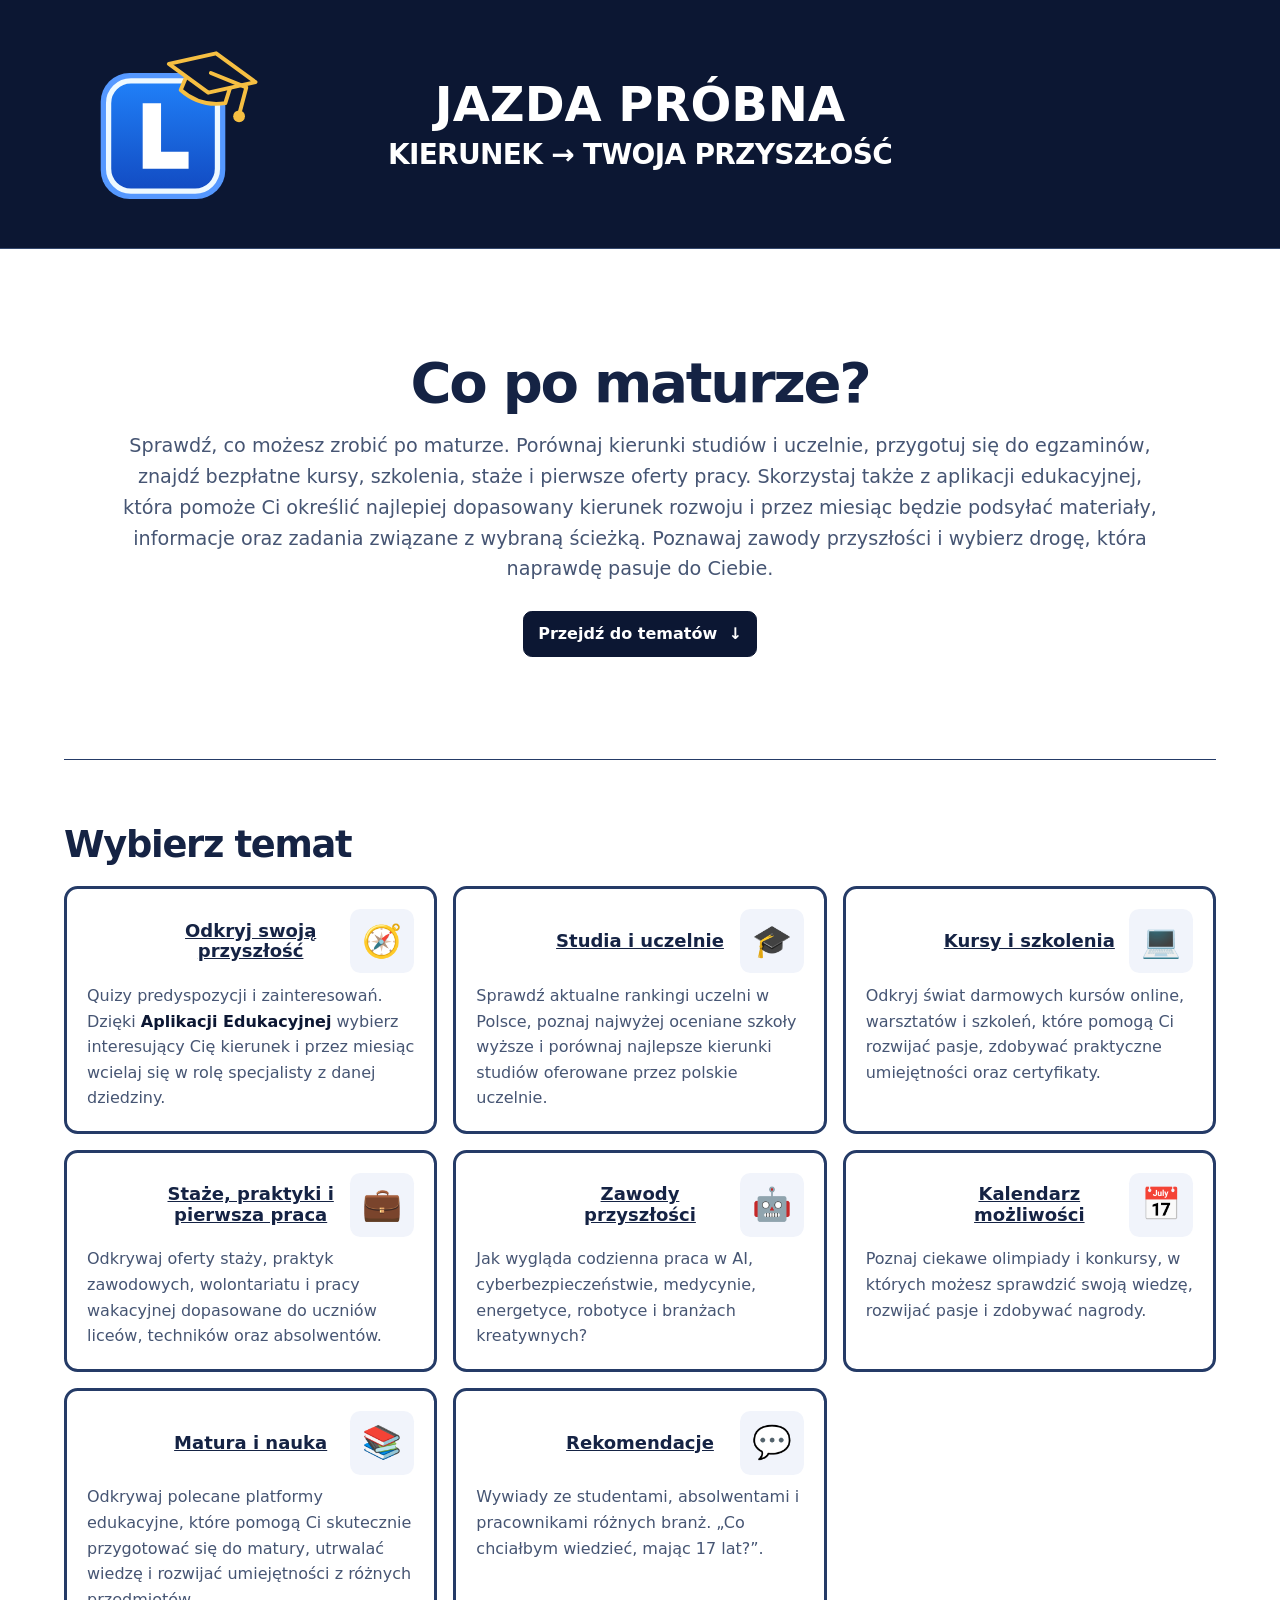
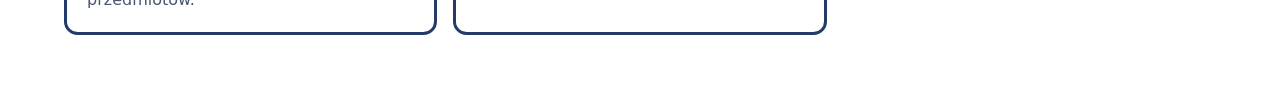
<file: index.html>
<!doctype html>
<html lang="pl">
<head>
  <meta charset="utf-8">
  <meta name="viewport" content="width=device-width, initial-scale=1">
  <meta name="description" content="Przewodnik dla licealistów po studiach, maturze i pierwszych krokach zawodowych.">
  <title>Jazda Próbna — studia, matura i pierwsza praca</title>
  <link rel="icon" href="logo.svg" type="image/svg+xml">
  <link rel="stylesheet" href="style.css?v=2222572">
  <script src="script.js?v=5" defer></script>
</head>
<body>
  <header class="site-header">
    <div class="container header-inner">
      <div class="brand">
        <img src="logo.svg" alt="" width="240" height="227">
        <div>
          <a class="brand-name" href="./">Jazda Próbna</a>
          <p class="brand-tagline">Kierunek → Twoja przyszłość</p>
        </div>
      </div>
    </div>
  </header>

  <main class="container">
    <section class="hero" aria-labelledby="title">
      <h1 id="title">Co po maturze?</h1>
      <p>Sprawdź, co możesz zrobić po maturze. Porównaj kierunki studiów i uczelnie, przygotuj się do egzaminów, znajdź bezpłatne kursy, szkolenia, staże i pierwsze oferty pracy. Skorzystaj także z aplikacji edukacyjnej, która pomoże Ci określić najlepiej dopasowany kierunek rozwoju i przez miesiąc będzie podsyłać materiały, informacje oraz zadania związane z wybraną ścieżką. Poznawaj zawody przyszłości i wybierz drogę, która naprawdę pasuje do Ciebie.</p>
      <a class="action" href="#tematy">Przejdź do tematów <span aria-hidden="true">↓</span></a>
    </section>

    <section class="topics" id="tematy" aria-labelledby="topics-title">
      <h2 id="topics-title">Wybierz temat</h2>
      <ol class="topic-grid">
        <li class="topic topic-linked">
          <span class="icon" aria-hidden="true">🧭</span>
          <h3><a href="odkryj-swoja-przyszlosc.html">Odkryj swoją przyszłość</a></h3>
          <p>Quizy predyspozycji i zainteresowań. Dzięki <strong>Aplikacji Edukacyjnej</strong> wybierz interesujący Cię kierunek i przez miesiąc wcielaj się w rolę specjalisty z danej dziedziny.</p>
        </li>
        <li class="topic topic-linked">
          <span class="icon" aria-hidden="true">🎓</span>
          <h3><a href="rankingi-i-zarobki.html">Studia i uczelnie</a></h3>
          <p>Sprawdź aktualne rankingi uczelni w Polsce, poznaj najwyżej oceniane szkoły wyższe i porównaj najlepsze kierunki studiów oferowane przez polskie uczelnie.</p>
        </li>
        <li class="topic topic-linked">
          <span class="icon" aria-hidden="true">💻</span>
          <h3><a href="kursy-i-szkolenia.html">Kursy i szkolenia</a></h3>
          <p>Odkryj świat darmowych kursów online, warsztatów i szkoleń, które pomogą Ci rozwijać pasje, zdobywać praktyczne umiejętności oraz certyfikaty.</p>
        </li>
        <li class="topic topic-linked">
          <span class="icon" aria-hidden="true">💼</span>
          <h3><a href="staze-praktyki-i-pierwsza-praca.html">Staże, praktyki i pierwsza praca</a></h3>
          <p>Odkrywaj oferty staży, praktyk zawodowych, wolontariatu i pracy wakacyjnej dopasowane do uczniów liceów, techników oraz absolwentów.</p>
        </li>
        <li class="topic topic-linked">
          <span class="icon" aria-hidden="true">🤖</span>
          <h3><a href="zawody-przyszlosci.html">Zawody przyszłości</a></h3>
          <p>Jak wygląda codzienna praca w AI, cyberbezpieczeństwie, medycynie, energetyce, robotyce i branżach kreatywnych?</p>
        </li>
        <li class="topic topic-linked">
          <span class="icon" aria-hidden="true">📅</span>
          <h3><a href="kalendarz-mozliwosci.html">Kalendarz możliwości</a></h3>
          <p>Poznaj ciekawe olimpiady i konkursy, w których możesz sprawdzić swoją wiedzę, rozwijać pasje i zdobywać nagrody.</p>
        </li>
        <li class="topic topic-linked">
          <span class="icon" aria-hidden="true">📚</span>
          <h3><a href="matura-i-nauka.html">Matura i nauka</a></h3>
          <p>Odkrywaj polecane platformy edukacyjne, które pomogą Ci skutecznie przygotować się do matury, utrwalać wiedzę i rozwijać umiejętności z różnych przedmiotów.</p>
        </li>
        <li class="topic topic-linked">
          <span class="icon" aria-hidden="true">💬</span>
          <h3><a href="historie-mlodych-ludzi.html">Rekomendacje</a></h3>
          <p>Wywiady ze studentami, absolwentami i pracownikami różnych branż. „Co chciałbym wiedzieć, mając 17 lat?”.</p>
        </li>
      </ol>
    </section>
  </main>
</body>
</html>
</file>
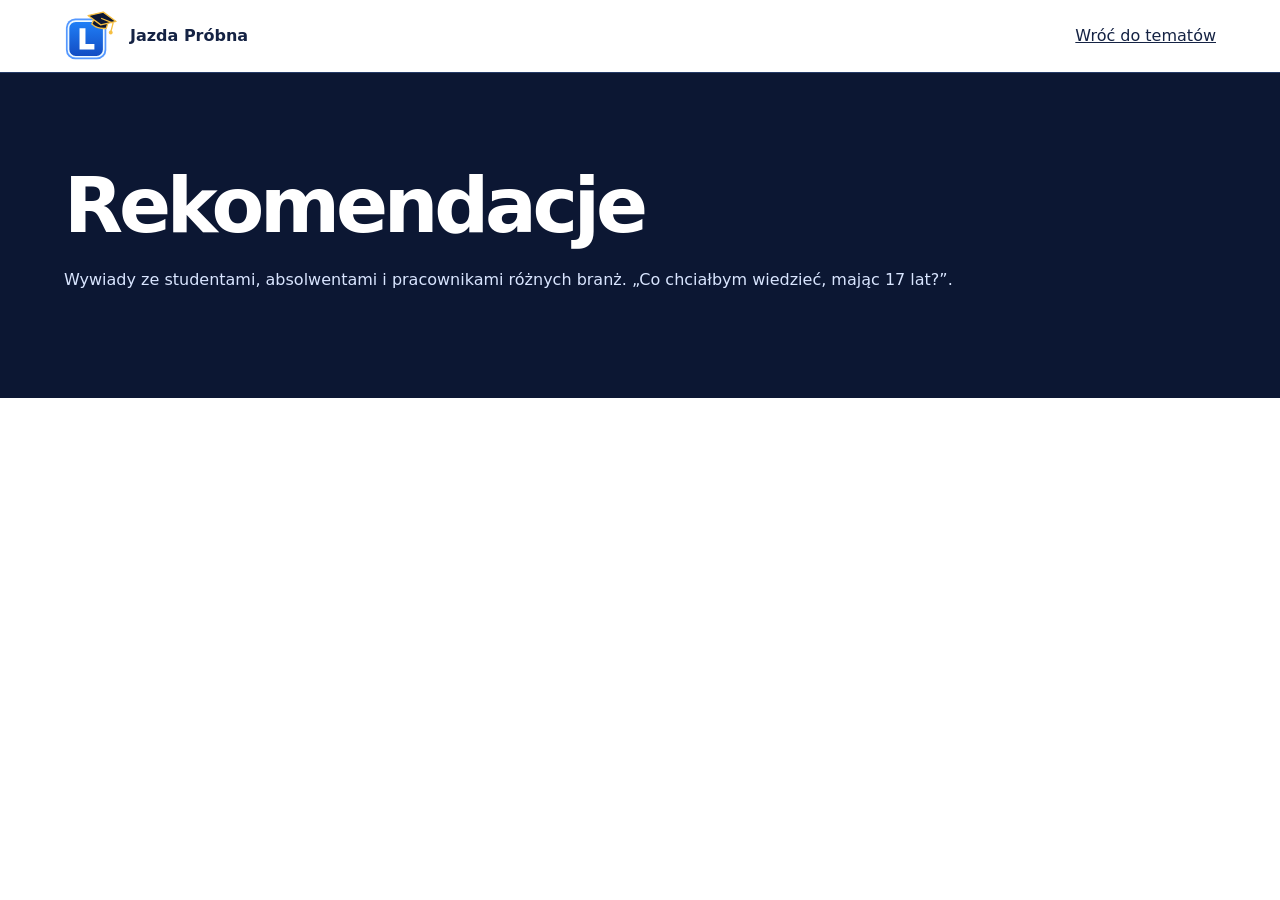
<file: historie-mlodych-ludzi.html>
<!doctype html>
<html lang="pl">
<head>
  <meta charset="utf-8">
  <meta name="viewport" content="width=device-width, initial-scale=1">
  <meta name="description" content="Wywiady ze studentami, absolwentami i pracownikami różnych branż. „Co chciałbym wiedzieć, mając 17 lat?”.">
  <title>Rekomendacje | Jazda Próbna</title>
  <link rel="icon" href="logo-przezroczyste.svg" type="image/svg+xml">
  <link rel="stylesheet" href="style.css?v=5">
</head>
<body>
  <header class="detail-header">
    <div class="container detail-nav">
      <a class="detail-brand" href="./">
        <img src="logo-przezroczyste.svg" alt="" width="54" height="51"> Jazda Próbna
      </a>
      <a href="./#tematy">Wróć do tematów</a>
    </div>
  </header>
  <main>
    <section class="detail-band" aria-labelledby="detail-title">
      <div class="container">
        <h1 id="detail-title">Rekomendacje</h1>
        <p>Wywiady ze studentami, absolwentami i pracownikami różnych branż. „Co chciałbym wiedzieć, mając 17 lat?”.</p>
      </div>
    </section>
  </main>
</body>
</html>
</file>
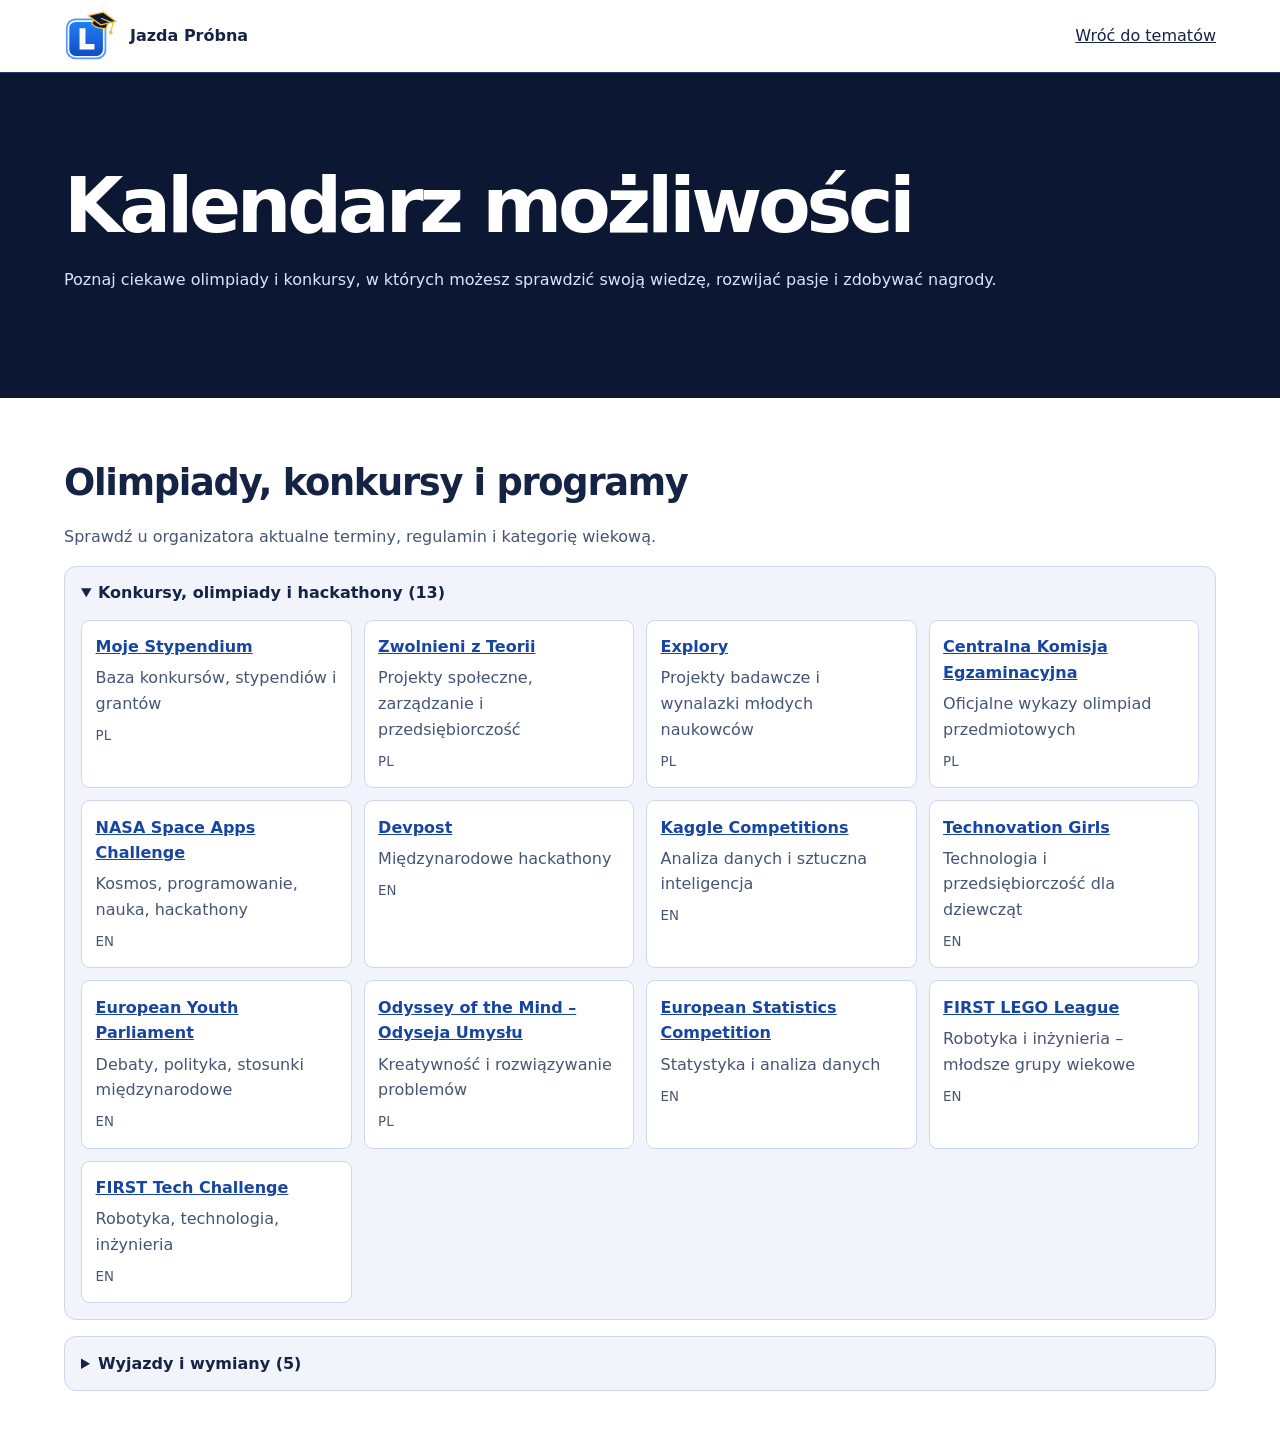
<file: kalendarz-mozliwosci.html>
<!doctype html>
<html lang="pl">
<head>
  <meta charset="utf-8">
  <meta name="viewport" content="width=device-width, initial-scale=1">
  <meta name="description" content="Poznaj ciekawe olimpiady i konkursy, w których możesz sprawdzić swoją wiedzę, rozwijać pasje i zdobywać nagrody.">
  <title>Kalendarz możliwości | Jazda Próbna</title>
  <link rel="icon" href="logo-przezroczyste.svg" type="image/svg+xml">
  <link rel="stylesheet" href="style.css?v=6">
</head>
<body>
  <header class="detail-header">
    <div class="container detail-nav">
      <a class="detail-brand" href="./">
        <img src="logo-przezroczyste.svg" alt="" width="54" height="51"> Jazda Próbna
      </a>
      <a href="./#tematy">Wróć do tematów</a>
    </div>
  </header>
  <main>
    <section class="detail-band" aria-labelledby="detail-title">
      <div class="container">
        <h1 id="detail-title">Kalendarz możliwości</h1>
        <p>Poznaj ciekawe olimpiady i konkursy, w których możesz sprawdzić swoją wiedzę, rozwijać pasje i zdobywać nagrody.</p>
      </div>
    </section>
    <section class="container resource-section" aria-labelledby="resource-title">
      <h2 id="resource-title">Olimpiady, konkursy i programy</h2>
      <p>Sprawdź u organizatora aktualne terminy, regulamin i kategorię wiekową.</p>
      <details class="resource-group" open>
        <summary>Konkursy, olimpiady i hackathony (13)</summary>
        <ul class="resource-grid">
          <li>
            <a href="https://www.mojestypendium.pl/">Moje Stypendium</a>
            <p>Baza konkursów, stypendiów i grantów</p>
            <small>PL</small>
          </li>
          <li>
            <a href="https://zwolnienizteorii.pl/">Zwolnieni z Teorii</a>
            <p>Projekty społeczne, zarządzanie i przedsiębiorczość</p>
            <small>PL</small>
          </li>
          <li>
            <a href="https://konkurs.explory.pl/">Explory</a>
            <p>Projekty badawcze i wynalazki młodych naukowców</p>
            <small>PL</small>
          </li>
          <li>
            <a href="https://cke.gov.pl/">Centralna Komisja Egzaminacyjna</a>
            <p>Oficjalne wykazy olimpiad przedmiotowych</p>
            <small>PL</small>
          </li>
          <li>
            <a href="https://www.spaceappschallenge.org/">NASA Space Apps Challenge</a>
            <p>Kosmos, programowanie, nauka, hackathony</p>
            <small>EN</small>
          </li>
          <li>
            <a href="https://devpost.com/hackathons">Devpost</a>
            <p>Międzynarodowe hackathony</p>
            <small>EN</small>
          </li>
          <li>
            <a href="https://www.kaggle.com/competitions">Kaggle Competitions</a>
            <p>Analiza danych i sztuczna inteligencja</p>
            <small>EN</small>
          </li>
          <li>
            <a href="https://www.technovation.org/">Technovation Girls</a>
            <p>Technologia i przedsiębiorczość dla dziewcząt</p>
            <small>EN</small>
          </li>
          <li>
            <a href="https://eyp.org/">European Youth Parliament</a>
            <p>Debaty, polityka, stosunki międzynarodowe</p>
            <small>EN</small>
          </li>
          <li>
            <a href="https://odyseja.org/">Odyssey of the Mind – Odyseja Umysłu</a>
            <p>Kreatywność i rozwiązywanie problemów</p>
            <small>PL</small>
          </li>
          <li>
            <a href="https://www.esc2026.eu/">European Statistics Competition</a>
            <p>Statystyka i analiza danych</p>
            <small>EN</small>
          </li>
          <li>
            <a href="https://www.firstlegoleague.org/">FIRST LEGO League</a>
            <p>Robotyka i inżynieria – młodsze grupy wiekowe</p>
            <small>EN</small>
          </li>
          <li>
            <a href="https://www.firstinspires.org/">FIRST Tech Challenge</a>
            <p>Robotyka, technologia, inżynieria</p>
            <small>EN</small>
          </li>
        </ul>
      </details>
      <details class="resource-group">
        <summary>Wyjazdy i wymiany (5)</summary>
        <ul class="resource-grid">
          <li>
            <a href="https://youth.europa.eu/">Europejski Portal Młodzieżowy</a>
            <p>Programy edukacyjne, wyjazdy, konkursy</p>
            <small>PL/EN</small>
          </li>
          <li>
            <a href="https://youth.europa.eu/discovereu_en">DiscoverEU</a>
            <p>Bilety na podróżowanie po Europie dla 18-latków</p>
            <small>PL/EN</small>
          </li>
          <li>
            <a href="https://erasmus-plus.ec.europa.eu/opportunities/individuals/youth-exchanges-and-activities">Erasmus+ Youth Exchanges</a>
            <p>Finansowane wymiany młodzieży w wieku 13–30 lat</p>
            <small>PL/EN</small>
          </li>
          <li>
            <a href="https://www.youthop.com/">Youth Opportunities</a>
            <p>Międzynarodowe programy, szkoły letnie, konferencje</p>
            <small>EN</small>
          </li>
          <li>
            <a href="https://opportunitydesk.org/">Opportunity Desk</a>
            <p>Konkursy, stypendia, szkolenia, wyjazdy</p>
            <small>EN</small>
          </li>
        </ul>
      </details>
    </section>
  </main>
</body>
</html>
</file>
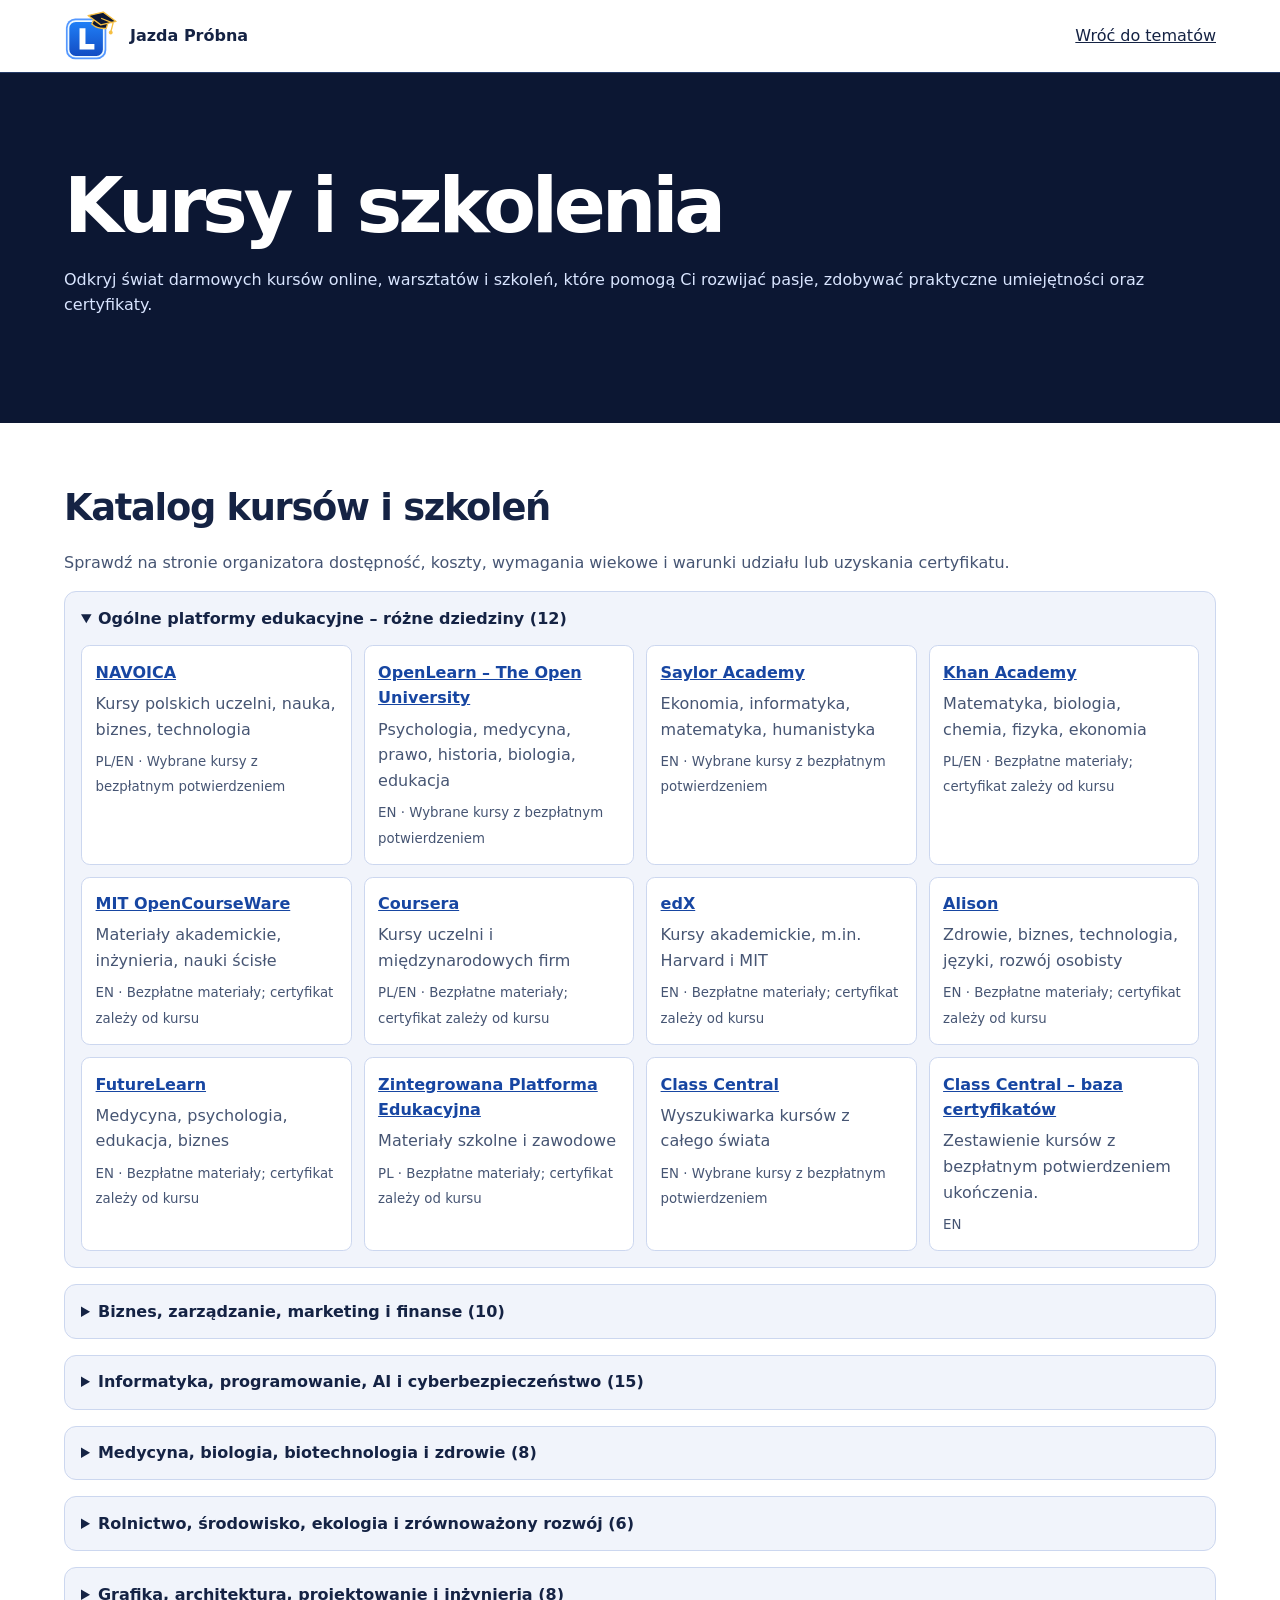
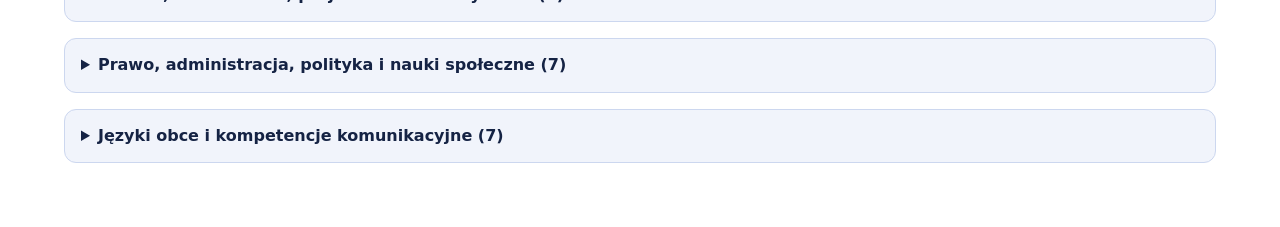
<file: kursy-i-szkolenia.html>
<!doctype html>
<html lang="pl">
<head>
  <meta charset="utf-8">
  <meta name="viewport" content="width=device-width, initial-scale=1">
  <meta name="description" content="Odkryj świat darmowych kursów online, warsztatów i szkoleń, które pomogą Ci rozwijać pasje, zdobywać praktyczne umiejętności oraz certyfikaty.">
  <title>Kursy i szkolenia | Jazda Próbna</title>
  <link rel="icon" href="logo-przezroczyste.svg" type="image/svg+xml">
  <link rel="stylesheet" href="style.css?v=6">
</head>
<body>
  <header class="detail-header">
    <div class="container detail-nav">
      <a class="detail-brand" href="./">
        <img src="logo-przezroczyste.svg" alt="" width="54" height="51"> Jazda Próbna
      </a>
      <a href="./#tematy">Wróć do tematów</a>
    </div>
  </header>
  <main>
    <section class="detail-band" aria-labelledby="detail-title">
      <div class="container">
        <h1 id="detail-title">Kursy i szkolenia</h1>
        <p>Odkryj świat darmowych kursów online, warsztatów i szkoleń, które pomogą Ci rozwijać pasje, zdobywać praktyczne umiejętności oraz certyfikaty.</p>
      </div>
    </section>
    <section class="container resource-section" aria-labelledby="resource-title">
      <h2 id="resource-title">Katalog kursów i szkoleń</h2>
      <p>Sprawdź na stronie organizatora dostępność, koszty, wymagania wiekowe i warunki udziału lub uzyskania certyfikatu.</p>
      <details class="resource-group" open>
        <summary>Ogólne platformy edukacyjne – różne dziedziny (12)</summary>
        <ul class="resource-grid">
          <li>
            <a href="https://navoica.pl/">NAVOICA</a>
            <p>Kursy polskich uczelni, nauka, biznes, technologia</p>
            <small>PL/EN · Wybrane kursy z bezpłatnym potwierdzeniem</small>
          </li>
          <li>
            <a href="https://www.open.edu/openlearn/">OpenLearn – The Open University</a>
            <p>Psychologia, medycyna, prawo, historia, biologia, edukacja</p>
            <small>EN · Wybrane kursy z bezpłatnym potwierdzeniem</small>
          </li>
          <li>
            <a href="https://www.saylor.org/CourseCatalog">Saylor Academy</a>
            <p>Ekonomia, informatyka, matematyka, humanistyka</p>
            <small>EN · Wybrane kursy z bezpłatnym potwierdzeniem</small>
          </li>
          <li>
            <a href="https://pl.khanacademy.org/">Khan Academy</a>
            <p>Matematyka, biologia, chemia, fizyka, ekonomia</p>
            <small>PL/EN · Bezpłatne materiały; certyfikat zależy od kursu</small>
          </li>
          <li>
            <a href="https://ocw.mit.edu/">MIT OpenCourseWare</a>
            <p>Materiały akademickie, inżynieria, nauki ścisłe</p>
            <small>EN · Bezpłatne materiały; certyfikat zależy od kursu</small>
          </li>
          <li>
            <a href="https://www.coursera.org/">Coursera</a>
            <p>Kursy uczelni i międzynarodowych firm</p>
            <small>PL/EN · Bezpłatne materiały; certyfikat zależy od kursu</small>
          </li>
          <li>
            <a href="https://www.edx.org/">edX</a>
            <p>Kursy akademickie, m.in. Harvard i MIT</p>
            <small>EN · Bezpłatne materiały; certyfikat zależy od kursu</small>
          </li>
          <li>
            <a href="https://alison.com/">Alison</a>
            <p>Zdrowie, biznes, technologia, języki, rozwój osobisty</p>
            <small>EN · Bezpłatne materiały; certyfikat zależy od kursu</small>
          </li>
          <li>
            <a href="https://www.futurelearn.com/">FutureLearn</a>
            <p>Medycyna, psychologia, edukacja, biznes</p>
            <small>EN · Bezpłatne materiały; certyfikat zależy od kursu</small>
          </li>
          <li>
            <a href="https://zpe.gov.pl/">Zintegrowana Platforma Edukacyjna</a>
            <p>Materiały szkolne i zawodowe</p>
            <small>PL · Bezpłatne materiały; certyfikat zależy od kursu</small>
          </li>
          <li>
            <a href="https://www.classcentral.com/">Class Central</a>
            <p>Wyszukiwarka kursów z całego świata</p>
            <small>EN · Wybrane kursy z bezpłatnym potwierdzeniem</small>
          </li>
          <li>
            <a href="https://www.classcentral.com/report/free-certificates/">Class Central – baza certyfikatów</a>
            <p>Zestawienie kursów z bezpłatnym potwierdzeniem ukończenia.</p>
            <small>EN</small>
          </li>
        </ul>
      </details>
      <details class="resource-group">
        <summary>Biznes, zarządzanie, marketing i finanse (10)</summary>
        <ul class="resource-grid">
          <li>
            <a href="https://akademia.parp.gov.pl/">Akademia PARP</a>
            <p>Zarządzanie, przedsiębiorczość, prawo, marketing, kompetencje miękkie</p>
            <small>PL · Wybrane kursy z bezpłatnym potwierdzeniem</small>
          </li>
          <li>
            <a href="https://strefawiedzypfr.pl/">Strefa Wiedzy PFR</a>
            <p>Biznes, innowacje, zarządzanie</p>
            <small>PL · Wybrane kursy z bezpłatnym potwierdzeniem</small>
          </li>
          <li>
            <a href="https://www.life-global.org/">HP LIFE</a>
            <p>Przedsiębiorczość, finanse, komunikacja, AI</p>
            <small>EN · Wybrane kursy z bezpłatnym potwierdzeniem</small>
          </li>
          <li>
            <a href="https://academy.hubspot.com/">HubSpot Academy</a>
            <p>Marketing, sprzedaż, social media, SEO</p>
            <small>EN · Wybrane kursy z bezpłatnym potwierdzeniem</small>
          </li>
          <li>
            <a href="https://www.semrush.com/academy/">Semrush Academy</a>
            <p>Marketing internetowy, SEO, reklama</p>
            <small>EN · Wybrane kursy z bezpłatnym potwierdzeniem</small>
          </li>
          <li>
            <a href="https://skillshop.withgoogle.com/">Google Skillshop</a>
            <p>Google Ads, analityka internetowa</p>
            <small>PL/EN · Wybrane kursy z bezpłatnym potwierdzeniem</small>
          </li>
          <li>
            <a href="https://grow.google/intl/pl/google-career-certificates/">Google Career Certificates</a>
            <p>Zarządzanie projektami, UX, analiza danych</p>
            <small>PL/EN · Bezpłatne materiały; certyfikat zależy od kursu</small>
          </li>
          <li>
            <a href="https://trailhead.salesforce.com/">Salesforce Trailhead</a>
            <p>Sprzedaż, biznes, CRM, zarządzanie</p>
            <small>EN · Wybrane kursy z bezpłatnym potwierdzeniem</small>
          </li>
          <li>
            <a href="https://mru.org/">Marginal Revolution University</a>
            <p>Ekonomia, mikroekonomia i makroekonomia</p>
            <small>EN · Bezpłatne materiały; certyfikat zależy od kursu</small>
          </li>
          <li>
            <a href="https://www.imf.org/en/Capacity-Development/online-learning">IMF Online Learning</a>
            <p>Ekonomia, finanse publiczne, gospodarka</p>
            <small>EN · Bezpłatne materiały; certyfikat zależy od kursu</small>
          </li>
        </ul>
      </details>
      <details class="resource-group">
        <summary>Informatyka, programowanie, AI i cyberbezpieczeństwo (15)</summary>
        <ul class="resource-grid">
          <li>
            <a href="https://skillsbuild.org/">IBM SkillsBuild</a>
            <p>AI, analiza danych, cyberbezpieczeństwo, kompetencje zawodowe</p>
            <small>PL/EN · Wybrane kursy z bezpłatnym potwierdzeniem</small>
          </li>
          <li>
            <a href="https://www.netacad.com/">Cisco Networking Academy</a>
            <p>Cyberbezpieczeństwo, sieci, Python, IT</p>
            <small>PL/EN · Wybrane kursy z bezpłatnym potwierdzeniem</small>
          </li>
          <li>
            <a href="https://www.freecodecamp.org/">freeCodeCamp</a>
            <p>Programowanie, tworzenie stron, Python</p>
            <small>EN · Wybrane kursy z bezpłatnym potwierdzeniem</small>
          </li>
          <li>
            <a href="https://cs50.harvard.edu/">Harvard CS50</a>
            <p>Informatyka, programowanie, AI, bazy danych</p>
            <small>EN · Wybrane kursy z bezpłatnym potwierdzeniem</small>
          </li>
          <li>
            <a href="https://www.kaggle.com/learn">Kaggle Learn</a>
            <p>Python, data science, machine learning</p>
            <small>EN · Wybrane kursy z bezpłatnym potwierdzeniem</small>
          </li>
          <li>
            <a href="https://www.elementsofai.com/">Elements of AI</a>
            <p>Podstawy sztucznej inteligencji</p>
            <small>PL/EN · Wybrane kursy z bezpłatnym potwierdzeniem</small>
          </li>
          <li>
            <a href="https://learn.microsoft.com/pl-pl/training/">Microsoft Learn</a>
            <p>AI, chmura, technologie Microsoft</p>
            <small>PL/EN · Wybrane kursy z bezpłatnym potwierdzeniem</small>
          </li>
          <li>
            <a href="https://aws.amazon.com/education/awseducate/">AWS Educate</a>
            <p>Technologie chmurowe, IT</p>
            <small>EN · Wybrane kursy z bezpłatnym potwierdzeniem</small>
          </li>
          <li>
            <a href="https://huggingface.co/learn">Hugging Face Learn</a>
            <p>Sztuczna inteligencja, modele językowe</p>
            <small>EN · Wybrane kursy z bezpłatnym potwierdzeniem</small>
          </li>
          <li>
            <a href="https://cognitiveclass.ai/">Cognitive Class</a>
            <p>Data science, AI, Python, SQL</p>
            <small>EN · Wybrane kursy z bezpłatnym potwierdzeniem</small>
          </li>
          <li>
            <a href="https://www.theodinproject.com/">The Odin Project</a>
            <p>Tworzenie stron i aplikacji internetowych</p>
            <small>EN · Bezpłatne materiały; certyfikat zależy od kursu</small>
          </li>
          <li>
            <a href="https://skills.github.com/">GitHub Skills</a>
            <p>Programowanie, Git, praca zespołowa</p>
            <small>EN · Bezpłatne materiały; certyfikat zależy od kursu</small>
          </li>
          <li>
            <a href="https://www.hackerrank.com/skills-verification">HackerRank</a>
            <p>Programowanie i testy kompetencji</p>
            <small>EN · Wybrane kursy z bezpłatnym potwierdzeniem</small>
          </li>
          <li>
            <a href="https://cyberprofilaktyka.pl/">Cyberprofilaktyka NASK</a>
            <p>Bezpieczeństwo cyfrowe i świadome korzystanie z internetu</p>
            <small>PL · Bezpłatne materiały; certyfikat zależy od kursu</small>
          </li>
          <li>
            <a href="https://zwolnienizteorii.pl/ibm">IBM SkillsBuild × Zwolnieni z Teorii</a>
            <p>Wybrane kursy dla młodzieży z certyfikatami.</p>
          </li>
        </ul>
      </details>
      <details class="resource-group">
        <summary>Medycyna, biologia, biotechnologia i zdrowie (8)</summary>
        <ul class="resource-grid">
          <li>
            <a href="https://academy.who.int/">WHO Academy</a>
            <p>Zdrowie publiczne, medycyna, epidemiologia</p>
            <small>EN · Wybrane kursy z bezpłatnym potwierdzeniem</small>
          </li>
          <li>
            <a href="https://globalhealthtrainingcentre.tghn.org/elearning/">Global Health Training Centre</a>
            <p>Badania kliniczne, medycyna, bioetyka</p>
            <small>EN · Wybrane kursy z bezpłatnym potwierdzeniem</small>
          </li>
          <li>
            <a href="https://www.ebi.ac.uk/training/">EMBL-EBI Training</a>
            <p>Genetyka, biotechnologia, bioinformatyka</p>
            <small>EN · Bezpłatne materiały; certyfikat zależy od kursu</small>
          </li>
          <li>
            <a href="https://www.biointeractive.org/">HHMI BioInteractive</a>
            <p>Biologia, genetyka, ewolucja, ekologia</p>
            <small>EN · Bezpłatne materiały; certyfikat zależy od kursu</small>
          </li>
          <li>
            <a href="https://www.labxchange.org/">LabXchange – Harvard</a>
            <p>Wirtualne laboratoria, biologia, biotechnologia</p>
            <small>EN · Bezpłatne materiały; certyfikat zależy od kursu</small>
          </li>
          <li>
            <a href="https://www.train.org/cdctrain/">CDC TRAIN</a>
            <p>Zdrowie publiczne, epidemiologia</p>
            <small>EN · Wybrane kursy z bezpłatnym potwierdzeniem</small>
          </li>
          <li>
            <a href="https://www.ibiology.org/">iBiology</a>
            <p>Biologia molekularna, nauki biomedyczne</p>
            <small>EN · Bezpłatne materiały; certyfikat zależy od kursu</small>
          </li>
          <li>
            <a href="https://www.physio-pedia.com/">Physiopedia Plus</a>
            <p>Fizjoterapia, anatomia, rehabilitacja – otwarte materiały Physiopedia</p>
            <small>EN · Bezpłatne materiały; certyfikat zależy od kursu</small>
          </li>
        </ul>
      </details>
      <details class="resource-group">
        <summary>Rolnictwo, środowisko, ekologia i zrównoważony rozwój (6)</summary>
        <ul class="resource-grid">
          <li>
            <a href="https://elearning.fao.org/">FAO eLearning Academy</a>
            <p>Rolnictwo, żywność, bezpieczeństwo żywnościowe, środowisko</p>
            <small>EN · Wybrane kursy z bezpłatnym potwierdzeniem</small>
          </li>
          <li>
            <a href="https://unccelearn.org/">UN CC:e-Learn</a>
            <p>Zmiany klimatu, gospodarka, środowisko</p>
            <small>EN · Bezpłatne materiały; certyfikat zależy od kursu</small>
          </li>
          <li>
            <a href="https://www.unsdglearn.org/">UN SDG:Learn</a>
            <p>Cele zrównoważonego rozwoju</p>
            <small>EN · Wybrane kursy z bezpłatnym potwierdzeniem</small>
          </li>
          <li>
            <a href="https://appliedsciences.nasa.gov/what-we-do/capacity-building/arset">NASA ARSET</a>
            <p>Obserwacje Ziemi, satelity, klimat</p>
            <small>EN · Wybrane kursy z bezpłatnym potwierdzeniem</small>
          </li>
          <li>
            <a href="https://www.copernicus.eu/en/opportunities/education">Copernicus – szkolenia</a>
            <p>Geoinformatyka, dane satelitarne, środowisko</p>
            <small>EN · Bezpłatne materiały; certyfikat zależy od kursu</small>
          </li>
          <li>
            <a href="https://openwho.org/">OpenWHO</a>
            <p>Zagrożenia zdrowotne, epidemie, sytuacje kryzysowe</p>
            <small>EN · Bezpłatne materiały; certyfikat zależy od kursu</small>
          </li>
        </ul>
      </details>
      <details class="resource-group">
        <summary>Grafika, architektura, projektowanie i inżynieria (8)</summary>
        <ul class="resource-grid">
          <li>
            <a href="https://www.canva.com/design-school/">Canva Design School</a>
            <p>Grafika, projektowanie, komunikacja wizualna</p>
            <small>EN · Wybrane kursy z bezpłatnym potwierdzeniem</small>
          </li>
          <li>
            <a href="https://help.figma.com/">Figma Learn</a>
            <p>UX/UI, projektowanie aplikacji</p>
            <small>EN · Bezpłatne materiały; certyfikat zależy od kursu</small>
          </li>
          <li>
            <a href="https://www.autodesk.com/learn">Autodesk Learning</a>
            <p>CAD, modelowanie 3D, architektura</p>
            <small>EN · Bezpłatne materiały; certyfikat zależy od kursu</small>
          </li>
          <li>
            <a href="https://innovationspace.ansys.com/courses/">Ansys Innovation Courses</a>
            <p>Mechanika, inżynieria, symulacje</p>
            <small>EN · Wybrane kursy z bezpłatnym potwierdzeniem</small>
          </li>
          <li>
            <a href="https://studio.blender.org/training/">Blender Studio</a>
            <p>Grafika 3D, animacja – wybrane materiały</p>
            <small>EN · Bezpłatne materiały; certyfikat zależy od kursu</small>
          </li>
          <li>
            <a href="https://learn.unity.com/">Unity Learn</a>
            <p>Tworzenie gier, programowanie, grafika</p>
            <small>EN · Wybrane kursy z bezpłatnym potwierdzeniem</small>
          </li>
          <li>
            <a href="https://dev.epicgames.com/community/unreal-engine/learning">Unreal Engine Learning</a>
            <p>Tworzenie gier i wizualizacji</p>
            <small>EN · Bezpłatne materiały; certyfikat zależy od kursu</small>
          </li>
          <li>
            <a href="https://artsandculture.google.com/">Google Arts &amp; Culture</a>
            <p>Sztuka, kultura, historia</p>
            <small>PL/EN · Bezpłatne materiały; certyfikat zależy od kursu</small>
          </li>
        </ul>
      </details>
      <details class="resource-group">
        <summary>Prawo, administracja, polityka i nauki społeczne (7)</summary>
        <ul class="resource-grid">
          <li>
            <a href="https://academy.europa.eu/">EU Academy</a>
            <p>Unia Europejska, polityka, prawo, administracja, gospodarka</p>
            <small>PL/EN · Wybrane kursy z bezpłatnym potwierdzeniem</small>
          </li>
          <li>
            <a href="https://help.elearning.ext.coe.int/">Council of Europe HELP</a>
            <p>Prawo, prawa człowieka, ochrona danych</p>
            <small>PL/EN · Wybrane kursy z bezpłatnym potwierdzeniem</small>
          </li>
          <li>
            <a href="https://agora.unicef.org/">UNICEF Agora</a>
            <p>Prawa dziecka, edukacja, pomoc humanitarna</p>
            <small>EN · Wybrane kursy z bezpłatnym potwierdzeniem</small>
          </li>
          <li>
            <a href="https://unitar.org/">UNITAR</a>
            <p>Dyplomacja, stosunki międzynarodowe, ONZ</p>
            <small>EN · Wybrane kursy z bezpłatnym potwierdzeniem</small>
          </li>
          <li>
            <a href="https://trainingcentre.unwomen.org/">UN Women Training Centre</a>
            <p>Nauki społeczne, równość, prawa człowieka</p>
            <small>EN · Wybrane kursy z bezpłatnym potwierdzeniem</small>
          </li>
          <li>
            <a href="https://olc.worldbank.org/">World Bank Open Learning Campus</a>
            <p>Rozwój społeczny, gospodarka, polityka publiczna</p>
            <small>EN · Wybrane kursy z bezpłatnym potwierdzeniem</small>
          </li>
          <li>
            <a href="https://unric.org/en/un-e-learning-online-courses-resources/">United Nations e-learning</a>
            <p>Zbiorcza baza kursów instytucji ONZ</p>
            <small>EN · Wybrane kursy z bezpłatnym potwierdzeniem</small>
          </li>
        </ul>
      </details>
      <details class="resource-group">
        <summary>Języki obce i kompetencje komunikacyjne (7)</summary>
        <ul class="resource-grid">
          <li>
            <a href="https://learnenglish.britishcouncil.org/">British Council LearnEnglish</a>
            <p>Angielski ogólny i biznesowy</p>
            <small>EN · Bezpłatne materiały; certyfikat zależy od kursu</small>
          </li>
          <li>
            <a href="https://www.bbc.co.uk/learningenglish/">BBC Learning English</a>
            <p>Angielski, gramatyka, wymowa</p>
            <small>EN · Bezpłatne materiały; certyfikat zależy od kursu</small>
          </li>
          <li>
            <a href="https://learngerman.dw.com/">Deutsche Welle</a>
            <p>Nauka niemieckiego</p>
            <small>DE · Bezpłatne materiały; certyfikat zależy od kursu</small>
          </li>
          <li>
            <a href="https://apprendre.tv5monde.com/">TV5MONDE</a>
            <p>Nauka francuskiego</p>
            <small>FR · Bezpłatne materiały; certyfikat zależy od kursu</small>
          </li>
          <li>
            <a href="https://www.duolingo.com/">Duolingo</a>
            <p>Nauka różnych języków</p>
            <small>PL/EN · Bezpłatne materiały; certyfikat zależy od kursu</small>
          </li>
          <li>
            <a href="https://www.languagetransfer.org/">Language Transfer</a>
            <p>Bezpłatne kursy językowe audio</p>
            <small>EN · Bezpłatne materiały; certyfikat zależy od kursu</small>
          </li>
          <li>
            <a href="https://www.efset.org/">EF SET</a>
            <p>Test poziomu języka angielskiego</p>
            <small>EN · Wybrane kursy z bezpłatnym potwierdzeniem</small>
          </li>
        </ul>
      </details>
    </section>
  </main>
</body>
</html>
</file>
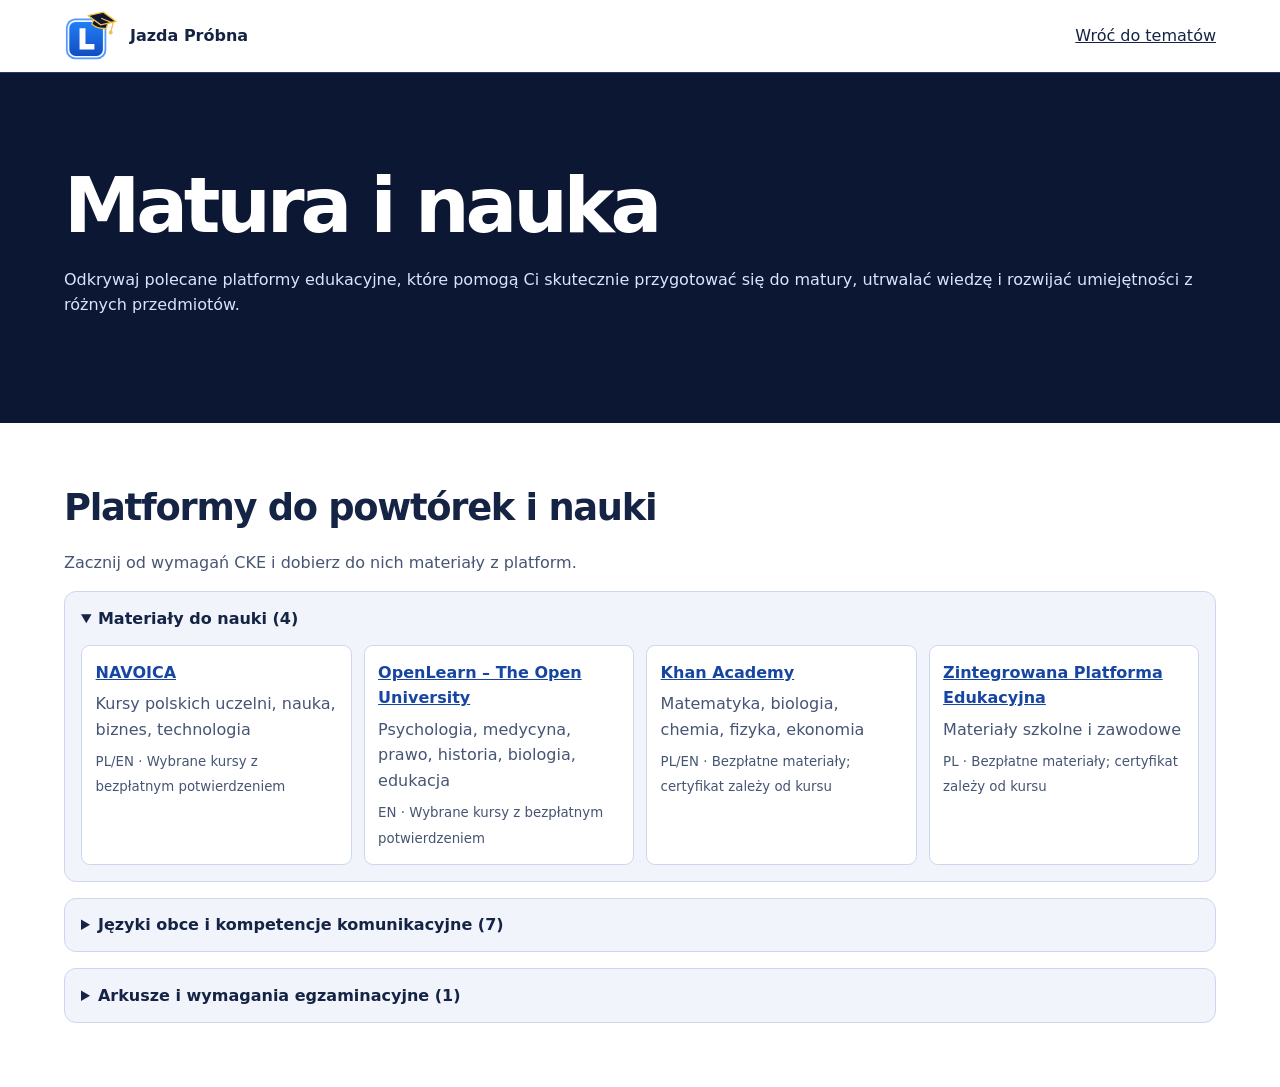
<file: matura-i-nauka.html>
<!doctype html>
<html lang="pl">
<head>
  <meta charset="utf-8">
  <meta name="viewport" content="width=device-width, initial-scale=1">
  <meta name="description" content="Odkrywaj polecane platformy edukacyjne, które pomogą Ci skutecznie przygotować się do matury, utrwalać wiedzę i rozwijać umiejętności z różnych przedmiotów.">
  <title>Matura i nauka | Jazda Próbna</title>
  <link rel="icon" href="logo-przezroczyste.svg" type="image/svg+xml">
  <link rel="stylesheet" href="style.css?v=6">
</head>
<body>
  <header class="detail-header">
    <div class="container detail-nav">
      <a class="detail-brand" href="./">
        <img src="logo-przezroczyste.svg" alt="" width="54" height="51"> Jazda Próbna
      </a>
      <a href="./#tematy">Wróć do tematów</a>
    </div>
  </header>
  <main>
    <section class="detail-band" aria-labelledby="detail-title">
      <div class="container">
        <h1 id="detail-title">Matura i nauka</h1>
        <p>Odkrywaj polecane platformy edukacyjne, które pomogą Ci skutecznie przygotować się do matury, utrwalać wiedzę i rozwijać umiejętności z różnych przedmiotów.</p>
      </div>
    </section>
    <section class="container resource-section" aria-labelledby="resource-title">
      <h2 id="resource-title">Platformy do powtórek i nauki</h2>
      <p>Zacznij od wymagań CKE i dobierz do nich materiały z platform.</p>
      <details class="resource-group" open>
        <summary>Materiały do nauki (4)</summary>
        <ul class="resource-grid">
          <li>
            <a href="https://navoica.pl/">NAVOICA</a>
            <p>Kursy polskich uczelni, nauka, biznes, technologia</p>
            <small>PL/EN · Wybrane kursy z bezpłatnym potwierdzeniem</small>
          </li>
          <li>
            <a href="https://www.open.edu/openlearn/">OpenLearn – The Open University</a>
            <p>Psychologia, medycyna, prawo, historia, biologia, edukacja</p>
            <small>EN · Wybrane kursy z bezpłatnym potwierdzeniem</small>
          </li>
          <li>
            <a href="https://pl.khanacademy.org/">Khan Academy</a>
            <p>Matematyka, biologia, chemia, fizyka, ekonomia</p>
            <small>PL/EN · Bezpłatne materiały; certyfikat zależy od kursu</small>
          </li>
          <li>
            <a href="https://zpe.gov.pl/">Zintegrowana Platforma Edukacyjna</a>
            <p>Materiały szkolne i zawodowe</p>
            <small>PL · Bezpłatne materiały; certyfikat zależy od kursu</small>
          </li>
        </ul>
      </details>
      <details class="resource-group">
        <summary>Języki obce i kompetencje komunikacyjne (7)</summary>
        <ul class="resource-grid">
          <li>
            <a href="https://learnenglish.britishcouncil.org/">British Council LearnEnglish</a>
            <p>Angielski ogólny i biznesowy</p>
            <small>EN · Bezpłatne materiały; certyfikat zależy od kursu</small>
          </li>
          <li>
            <a href="https://www.bbc.co.uk/learningenglish/">BBC Learning English</a>
            <p>Angielski, gramatyka, wymowa</p>
            <small>EN · Bezpłatne materiały; certyfikat zależy od kursu</small>
          </li>
          <li>
            <a href="https://learngerman.dw.com/">Deutsche Welle</a>
            <p>Nauka niemieckiego</p>
            <small>DE · Bezpłatne materiały; certyfikat zależy od kursu</small>
          </li>
          <li>
            <a href="https://apprendre.tv5monde.com/">TV5MONDE</a>
            <p>Nauka francuskiego</p>
            <small>FR · Bezpłatne materiały; certyfikat zależy od kursu</small>
          </li>
          <li>
            <a href="https://www.duolingo.com/">Duolingo</a>
            <p>Nauka różnych języków</p>
            <small>PL/EN · Bezpłatne materiały; certyfikat zależy od kursu</small>
          </li>
          <li>
            <a href="https://www.languagetransfer.org/">Language Transfer</a>
            <p>Bezpłatne kursy językowe audio</p>
            <small>EN · Bezpłatne materiały; certyfikat zależy od kursu</small>
          </li>
          <li>
            <a href="https://www.efset.org/">EF SET</a>
            <p>Test poziomu języka angielskiego</p>
            <small>EN · Wybrane kursy z bezpłatnym potwierdzeniem</small>
          </li>
        </ul>
      </details>
      <details class="resource-group">
        <summary>Arkusze i wymagania egzaminacyjne (1)</summary>
        <ul class="resource-grid">
          <li>
            <a href="https://cke.gov.pl/">Centralna Komisja Egzaminacyjna</a>
            <p>Oficjalne wykazy olimpiad przedmiotowych</p>
            <small>PL</small>
          </li>
        </ul>
      </details>
    </section>
  </main>
</body>
</html>
</file>
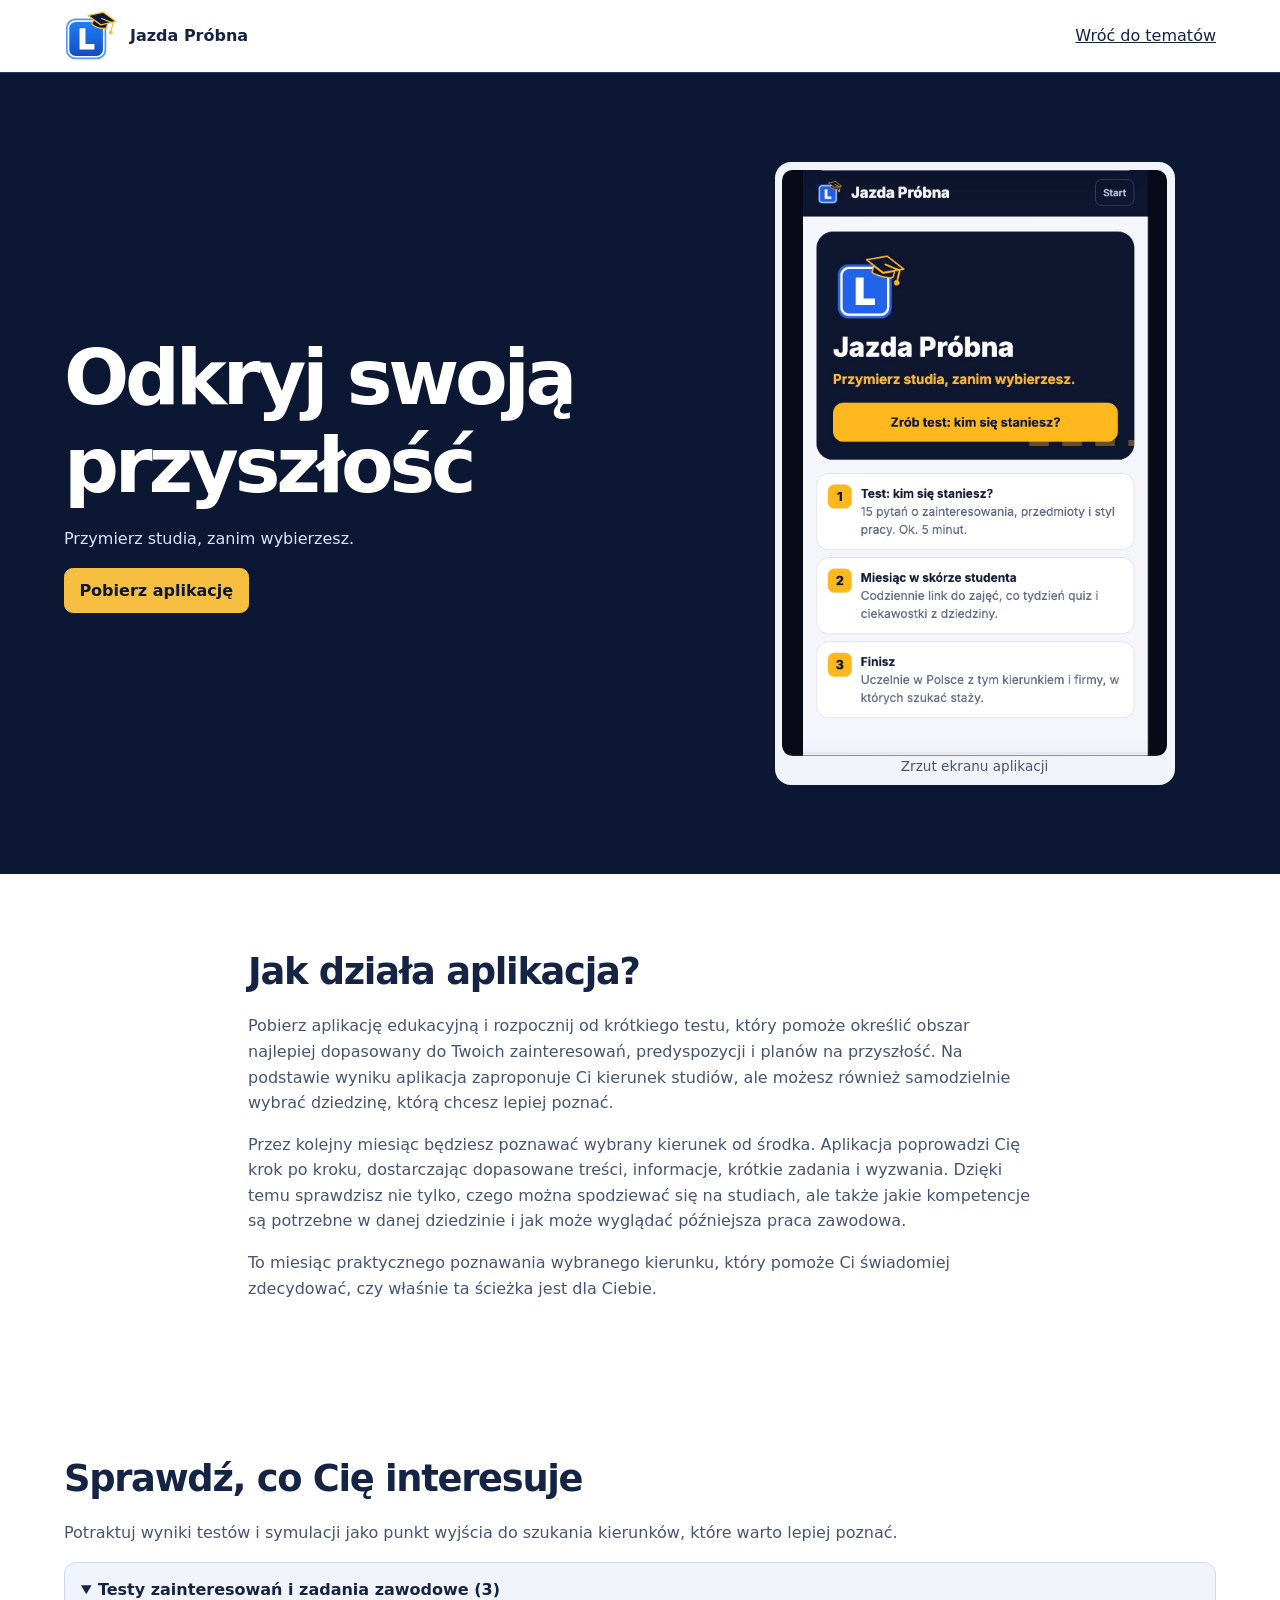
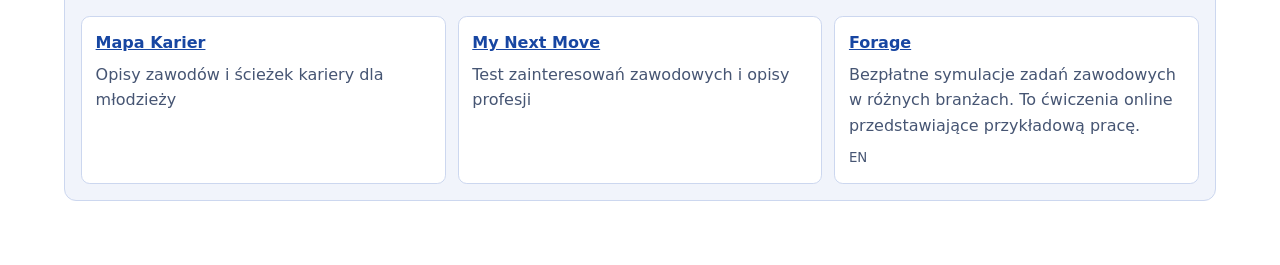
<file: odkryj-swoja-przyszlosc.html>
<!doctype html>
<html lang="pl">
<head>
  <meta charset="utf-8">
  <meta name="viewport" content="width=device-width, initial-scale=1">
  <meta name="description" content="Sprawdź, jak aplikacja edukacyjna Jazda Próbna pomaga poznać wybrany kierunek studiów.">
  <title>Odkryj swoją przyszłość | Jazda Próbna</title>
  <link rel="icon" href="logo-przezroczyste.svg" type="image/svg+xml">
  <link rel="stylesheet" href="style.css?v=6">
</head>
<body>
  <header class="detail-header">
    <div class="container detail-nav">
      <a class="detail-brand" href="./">
        <img src="logo-przezroczyste.svg" alt="" width="54" height="51"> Jazda Próbna
      </a>
      <a href="./#tematy">Wróć do tematów</a>
    </div>
  </header>
  <main>
    <section class="detail-band" aria-labelledby="detail-title">
      <div class="container detail-layout">
        <div>
          <h1 id="detail-title">Odkryj swoją przyszłość</h1>
          <p>Przymierz studia, zanim wybierzesz.</p>
          <a class="action" href="#jak-to-dziala">Pobierz aplikację</a>
        </div>
        <figure class="app-preview">
          <img src="zrzut-aplikacji.jpg" alt="Ekran startowy aplikacji Jazda Próbna z testem, miesięczną ścieżką poznawania studiów i informacją o stażach." width="1027" height="1561">
          <figcaption>Zrzut ekranu aplikacji</figcaption>
        </figure>
      </div>
    </section>
    <section class="detail-copy container" id="jak-to-dziala" aria-labelledby="how-title">
      <h2 id="how-title">Jak działa aplikacja?</h2>
      <p>Pobierz aplikację edukacyjną i rozpocznij od krótkiego testu, który pomoże określić obszar najlepiej dopasowany do Twoich zainteresowań, predyspozycji i planów na przyszłość. Na podstawie wyniku aplikacja zaproponuje Ci kierunek studiów, ale możesz również samodzielnie wybrać dziedzinę, którą chcesz lepiej poznać.</p>
      <p>Przez kolejny miesiąc będziesz poznawać wybrany kierunek od środka. Aplikacja poprowadzi Cię krok po kroku, dostarczając dopasowane treści, informacje, krótkie zadania i wyzwania. Dzięki temu sprawdzisz nie tylko, czego można spodziewać się na studiach, ale także jakie kompetencje są potrzebne w danej dziedzinie i jak może wyglądać późniejsza praca zawodowa.</p>
      <p>To miesiąc praktycznego poznawania wybranego kierunku, który pomoże Ci świadomiej zdecydować, czy właśnie ta ścieżka jest dla Ciebie.</p>
    </section>
    <section class="container resource-section" aria-labelledby="resource-title">
      <h2 id="resource-title">Sprawdź, co Cię interesuje</h2>
      <p>Potraktuj wyniki testów i symulacji jako punkt wyjścia do szukania kierunków, które warto lepiej poznać.</p>
      <details class="resource-group" open>
        <summary>Testy zainteresowań i zadania zawodowe (3)</summary>
        <ul class="resource-grid">
          <li>
            <a href="https://mapakarier.org/">Mapa Karier</a>
            <p>Opisy zawodów i ścieżek kariery dla młodzieży</p>
          </li>
          <li>
            <a href="https://www.mynextmove.org/">My Next Move</a>
            <p>Test zainteresowań zawodowych i opisy profesji</p>
          </li>
          <li>
            <a href="https://www.theforage.com/">Forage</a>
            <p>Bezpłatne symulacje zadań zawodowych w różnych branżach. To ćwiczenia online przedstawiające przykładową pracę.</p>
            <small>EN</small>
          </li>
        </ul>
      </details>
    </section>
  </main>
</body>
</html>
</file>
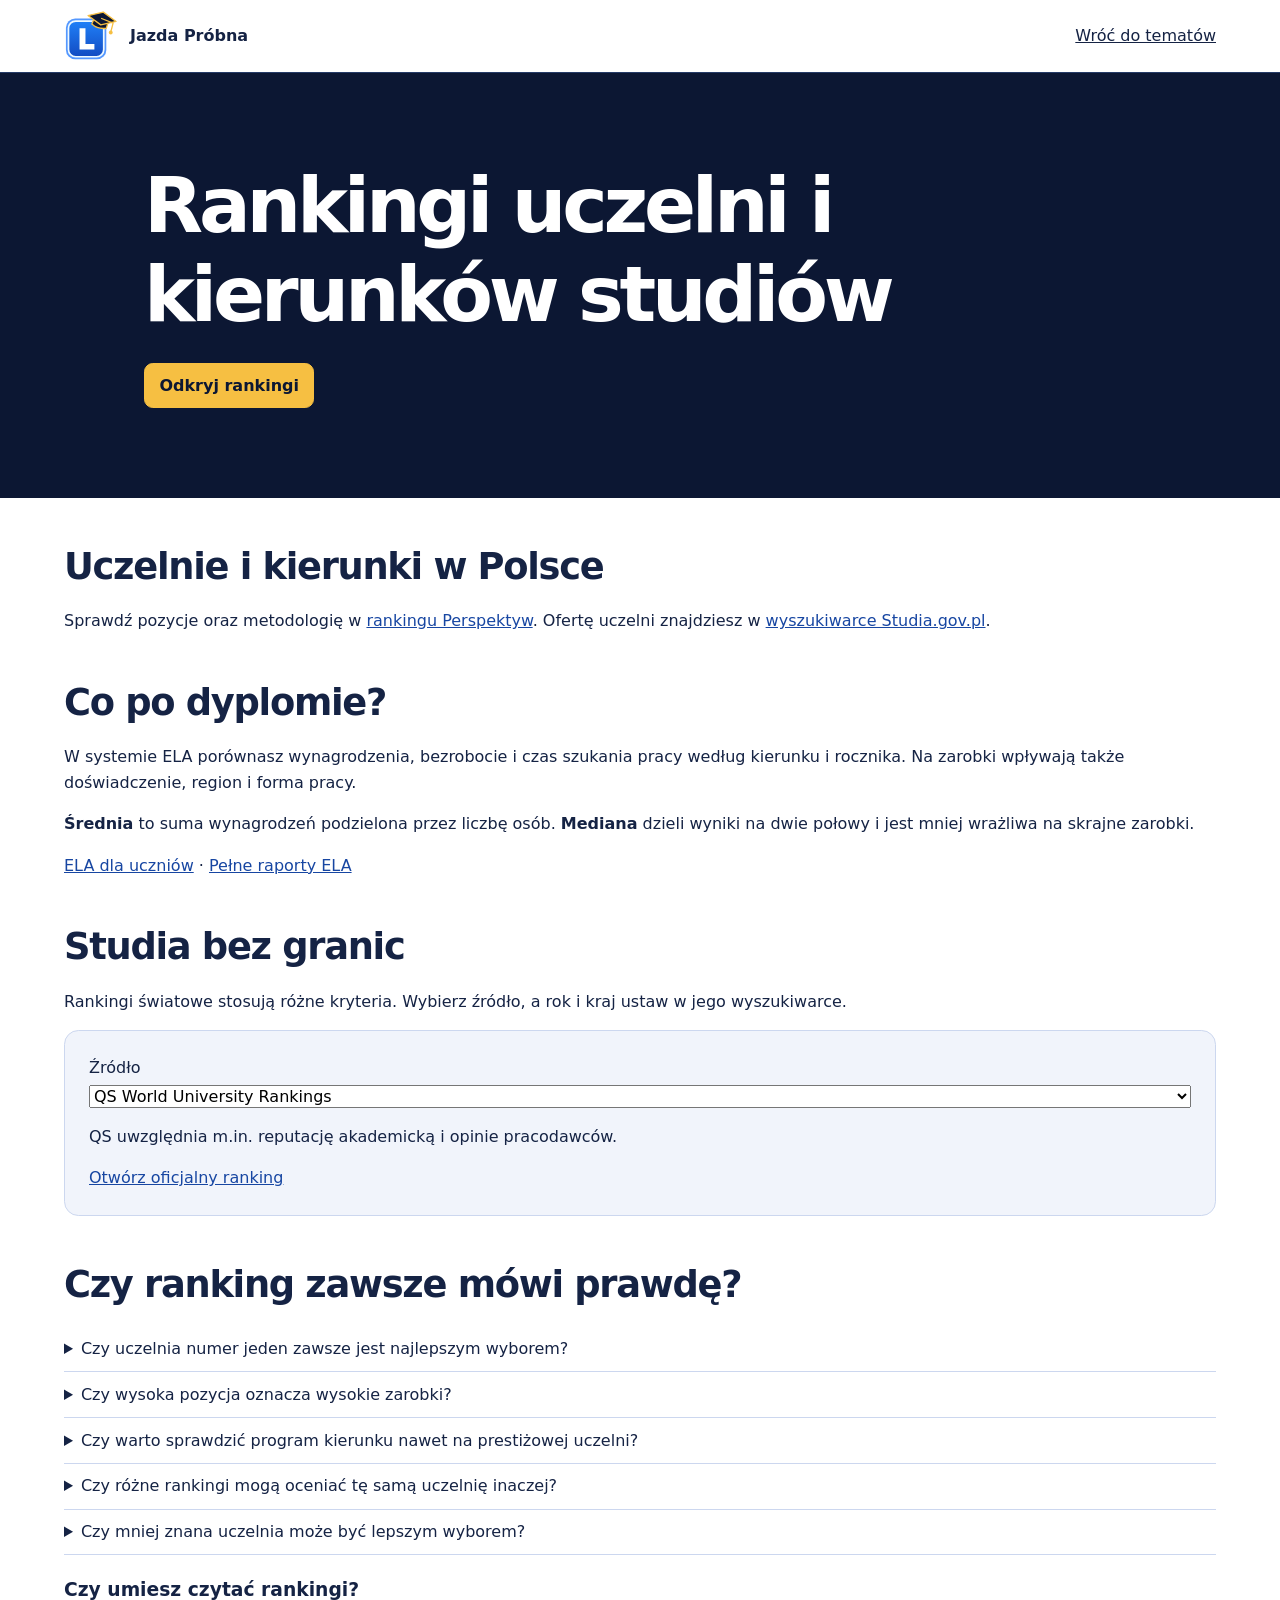
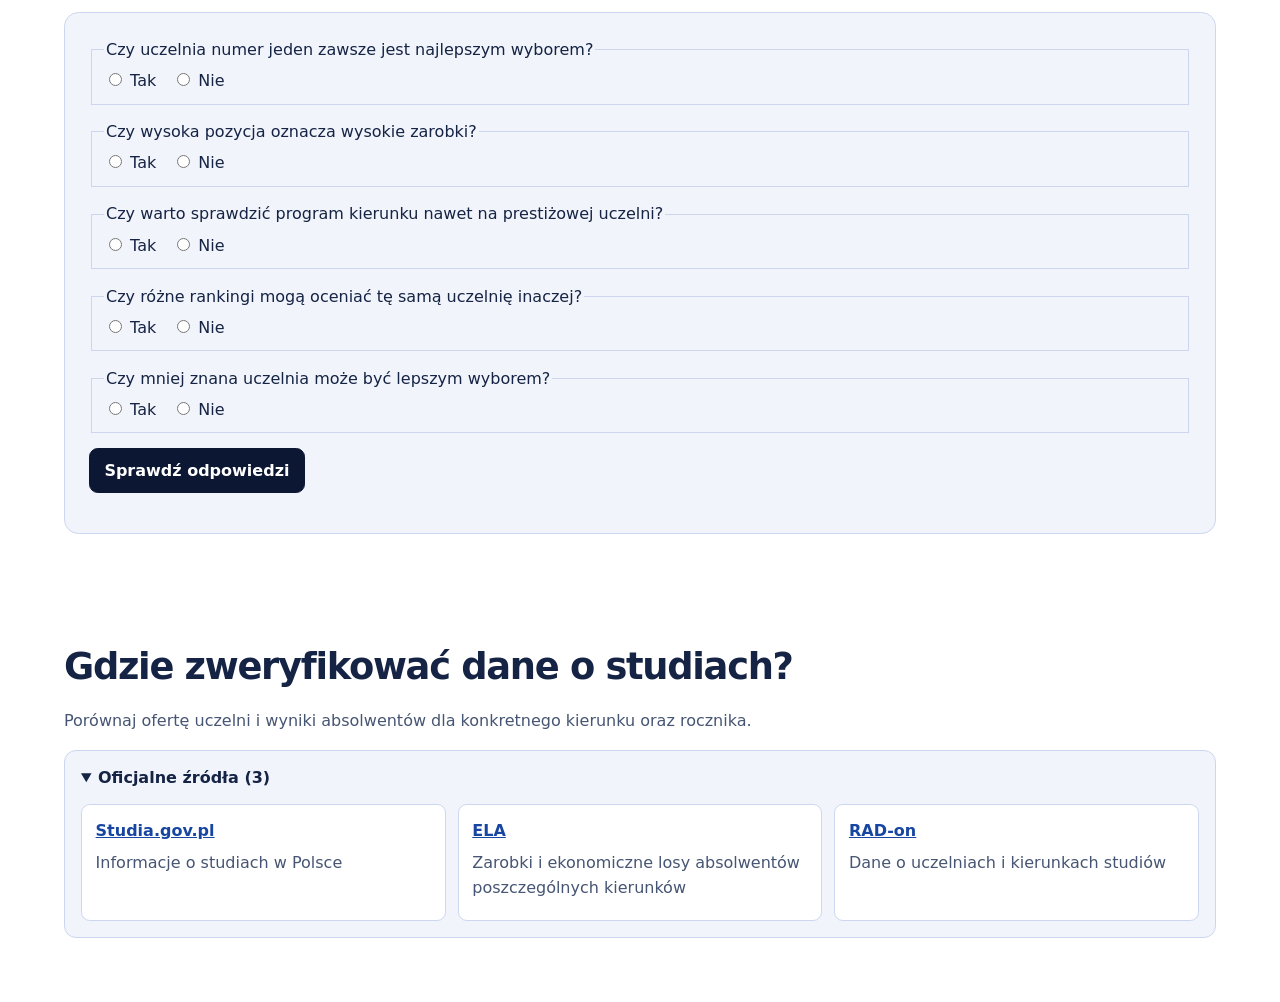
<file: rankingi-i-zarobki.html>
<!doctype html>
<html lang="pl">
<head>
  <meta charset="utf-8">
  <meta name="viewport" content="width=device-width, initial-scale=1">
  <title>Rankingi i zarobki | Jazda Próbna</title>
  <link rel="icon" href="logo-przezroczyste.svg" type="image/svg+xml">
  <link rel="stylesheet" href="style.css?v=6">
  <link rel="stylesheet" href="rankingi.css">
  <script src="rankingi.js?v=48bfdc7" defer></script>
</head>
<body>
  <header class="detail-header">
    <div class="container detail-nav">
      <a class="detail-brand" href="./"><img src="logo-przezroczyste.svg" alt="" width="54" height="51">Jazda Próbna</a>
      <a href="./#tematy">Wróć do tematów</a>
    </div>
  </header>
  <main>
    <section class="detail-band" aria-labelledby="ranking-title">
      <div class="container ranking-intro">
        <h1 id="ranking-title">Rankingi uczelni i kierunków studiów</h1>
        <div class="ranking-actions">
          <a class="action" href="#rankingi">Odkryj rankingi</a>

        </div>
      </div>
    </section>

    <div class="container ranking-content">
      <section id="rankingi">
        <h2>Uczelnie i kierunki w Polsce</h2>
        <p>Sprawdź pozycje oraz metodologię w <a href="https://ranking.perspektywy.pl/">rankingu Perspektyw</a>. Ofertę uczelni znajdziesz w <a href="https://studia.gov.pl/">wyszukiwarce Studia.gov.pl</a>.</p>
      </section>

      <section id="zarobki">
        <h2>Co po dyplomie?</h2>
        <p>W systemie ELA porównasz wynagrodzenia, bezrobocie i czas szukania pracy według kierunku i rocznika. Na zarobki wpływają także doświadczenie, region i forma pracy.</p>
        <p><strong>Średnia</strong> to suma wynagrodzeń podzielona przez liczbę osób. <strong>Mediana</strong> dzieli wyniki na dwie połowy i jest mniej wrażliwa na skrajne zarobki.</p>
        <a href="https://ela-uczen.nauka.gov.pl/">ELA dla uczniów</a> · <a href="https://ela.nauka.gov.pl/">Pełne raporty ELA</a>
      </section>

      <section id="swiat">
        <h2>Studia bez granic</h2>
        <p>Rankingi światowe stosują różne kryteria. Wybierz źródło, a rok i kraj ustaw w jego wyszukiwarce.</p>
        <div class="ranking-panel">
          <label>Źródło <select id="world-source"><option value="qs">QS World University Rankings</option><option value="the">Times Higher Education</option><option value="arwu">ShanghaiRanking (ARWU)</option></select></label>
          <p id="world-method"></p>
          <a id="world-link" href="https://www.topuniversities.com/world-university-rankings">Otwórz oficjalny ranking</a>
        </div>
      </section>

      <section id="quiz">
        <h2>Czy ranking zawsze mówi prawdę?</h2>
        <div id="ranking-faq"></div>
        <h3 class="quiz-title">Czy umiesz czytać rankingi?</h3>
        <form id="ranking-quiz" class="ranking-panel">
          <div id="quiz-questions"></div>
          <button class="action" type="submit">Sprawdź odpowiedzi</button>
          <p id="quiz-score" role="status"></p>
        </form>
      </section>
    </div>
    <section class="container resource-section" aria-labelledby="resource-title">
      <h2 id="resource-title">Gdzie zweryfikować dane o studiach?</h2>
      <p>Porównaj ofertę uczelni i wyniki absolwentów dla konkretnego kierunku oraz rocznika.</p>
      <details class="resource-group" open>
        <summary>Oficjalne źródła (3)</summary>
        <ul class="resource-grid">
          <li>
            <a href="https://studia.gov.pl/">Studia.gov.pl</a>
            <p>Informacje o studiach w Polsce</p>
          </li>
          <li>
            <a href="https://ela.nauka.gov.pl/">ELA</a>
            <p>Zarobki i ekonomiczne losy absolwentów poszczególnych kierunków</p>
          </li>
          <li>
            <a href="https://radon.nauka.gov.pl/">RAD-on</a>
            <p>Dane o uczelniach i kierunkach studiów</p>
          </li>
        </ul>
      </details>
    </section>
  </main>
</body>
</html>
</file>
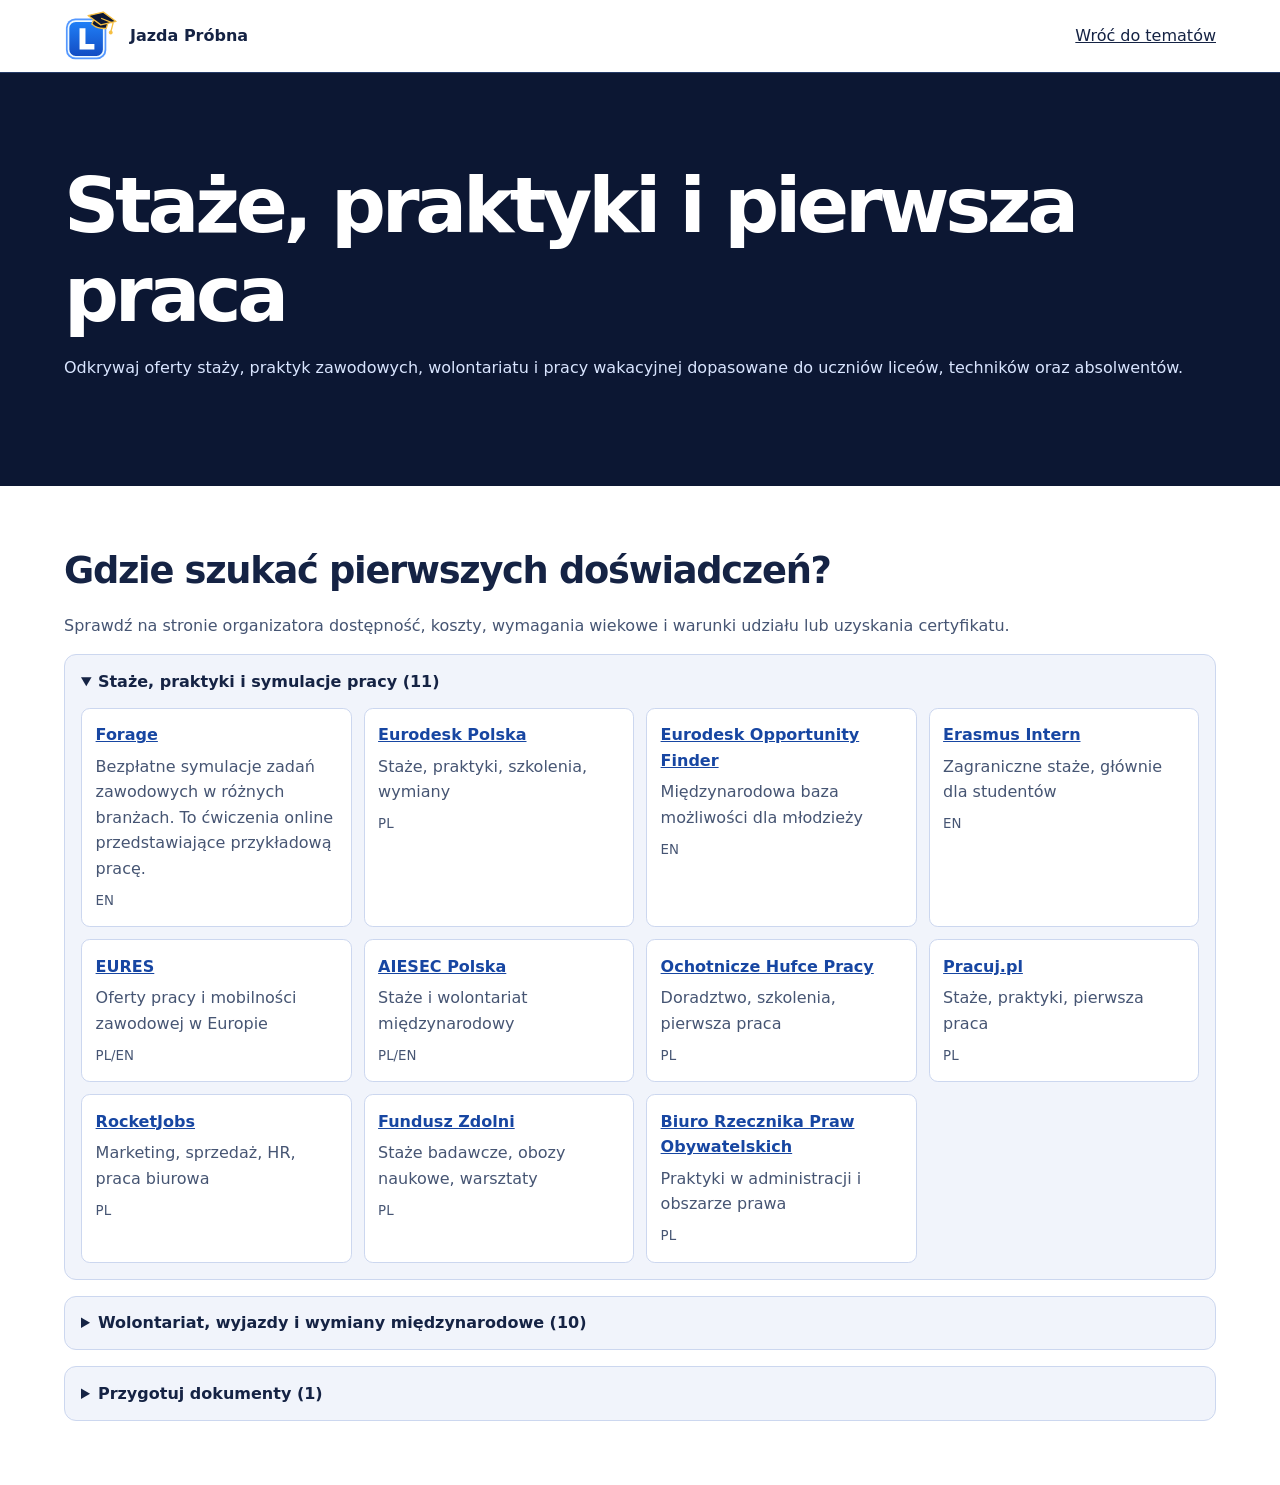
<file: staze-praktyki-i-pierwsza-praca.html>
<!doctype html>
<html lang="pl">
<head>
  <meta charset="utf-8">
  <meta name="viewport" content="width=device-width, initial-scale=1">
  <meta name="description" content="Odkrywaj oferty staży, praktyk zawodowych, wolontariatu i pracy wakacyjnej dopasowane do uczniów liceów, techników oraz absolwentów.">
  <title>Staże, praktyki i pierwsza praca | Jazda Próbna</title>
  <link rel="icon" href="logo-przezroczyste.svg" type="image/svg+xml">
  <link rel="stylesheet" href="style.css?v=6">
</head>
<body>
  <header class="detail-header">
    <div class="container detail-nav">
      <a class="detail-brand" href="./">
        <img src="logo-przezroczyste.svg" alt="" width="54" height="51"> Jazda Próbna
      </a>
      <a href="./#tematy">Wróć do tematów</a>
    </div>
  </header>
  <main>
    <section class="detail-band" aria-labelledby="detail-title">
      <div class="container">
        <h1 id="detail-title">Staże, praktyki i pierwsza praca</h1>
        <p>Odkrywaj oferty staży, praktyk zawodowych, wolontariatu i pracy wakacyjnej dopasowane do uczniów liceów, techników oraz absolwentów.</p>
      </div>
    </section>
    <section class="container resource-section" aria-labelledby="resource-title">
      <h2 id="resource-title">Gdzie szukać pierwszych doświadczeń?</h2>
      <p>Sprawdź na stronie organizatora dostępność, koszty, wymagania wiekowe i warunki udziału lub uzyskania certyfikatu.</p>
      <details class="resource-group" open>
        <summary>Staże, praktyki i symulacje pracy (11)</summary>
        <ul class="resource-grid">
          <li>
            <a href="https://www.theforage.com/">Forage</a>
            <p>Bezpłatne symulacje zadań zawodowych w różnych branżach. To ćwiczenia online przedstawiające przykładową pracę.</p>
            <small>EN</small>
          </li>
          <li>
            <a href="https://www.eurodesk.pl/">Eurodesk Polska</a>
            <p>Staże, praktyki, szkolenia, wymiany</p>
            <small>PL</small>
          </li>
          <li>
            <a href="https://programmes.eurodesk.eu/">Eurodesk Opportunity Finder</a>
            <p>Międzynarodowa baza możliwości dla młodzieży</p>
            <small>EN</small>
          </li>
          <li>
            <a href="https://erasmusintern.org/">Erasmus Intern</a>
            <p>Zagraniczne staże, głównie dla studentów</p>
            <small>EN</small>
          </li>
          <li>
            <a href="https://eures.europa.eu/">EURES</a>
            <p>Oferty pracy i mobilności zawodowej w Europie</p>
            <small>PL/EN</small>
          </li>
          <li>
            <a href="https://aiesec.pl/">AIESEC Polska</a>
            <p>Staże i wolontariat międzynarodowy</p>
            <small>PL/EN</small>
          </li>
          <li>
            <a href="https://www.ohp.pl/">Ochotnicze Hufce Pracy</a>
            <p>Doradztwo, szkolenia, pierwsza praca</p>
            <small>PL</small>
          </li>
          <li>
            <a href="https://www.pracuj.pl/">Pracuj.pl</a>
            <p>Staże, praktyki, pierwsza praca</p>
            <small>PL</small>
          </li>
          <li>
            <a href="https://rocketjobs.pl/">RocketJobs</a>
            <p>Marketing, sprzedaż, HR, praca biurowa</p>
            <small>PL</small>
          </li>
          <li>
            <a href="https://fundusz.org/">Fundusz Zdolni</a>
            <p>Staże badawcze, obozy naukowe, warsztaty</p>
            <small>PL</small>
          </li>
          <li>
            <a href="https://bip.brpo.gov.pl/pl/content/praktyki-studenckie-absolwenckie">Biuro Rzecznika Praw Obywatelskich</a>
            <p>Praktyki w administracji i obszarze prawa</p>
            <small>PL</small>
          </li>
        </ul>
      </details>
      <details class="resource-group">
        <summary>Wolontariat, wyjazdy i wymiany międzynarodowe (10)</summary>
        <ul class="resource-grid">
          <li>
            <a href="https://youth.europa.eu/">Europejski Portal Młodzieżowy</a>
            <p>Programy edukacyjne, wyjazdy, konkursy</p>
            <small>PL/EN</small>
          </li>
          <li>
            <a href="https://youth.europa.eu/solidarity_en">Europejski Korpus Solidarności</a>
            <p>Finansowany wolontariat zagraniczny</p>
            <small>PL/EN</small>
          </li>
          <li>
            <a href="https://youth.europa.eu/discovereu_en">DiscoverEU</a>
            <p>Bilety na podróżowanie po Europie dla 18-latków</p>
            <small>PL/EN</small>
          </li>
          <li>
            <a href="https://erasmus-plus.ec.europa.eu/opportunities/individuals/youth-exchanges-and-activities">Erasmus+ Youth Exchanges</a>
            <p>Finansowane wymiany młodzieży w wieku 13–30 lat</p>
            <small>PL/EN</small>
          </li>
          <li>
            <a href="https://www.salto-youth.net/">SALTO-YOUTH</a>
            <p>Szkolenia, projekty i współpraca międzynarodowa</p>
            <small>EN</small>
          </li>
          <li>
            <a href="https://www.korpussolidarnosci.gov.pl/">Korpus Solidarności</a>
            <p>Wolontariat w Polsce</p>
            <small>PL</small>
          </li>
          <li>
            <a href="https://www.polites.org.pl/">Stowarzyszenie POLITES</a>
            <p>Wolontariat i projekty młodzieżowe</p>
            <small>PL</small>
          </li>
          <li>
            <a href="https://www.unv.org/">UN Volunteers</a>
            <p>Wolontariat, w tym online, zasadniczo od 18 lat</p>
            <small>EN</small>
          </li>
          <li>
            <a href="https://www.youthop.com/">Youth Opportunities</a>
            <p>Międzynarodowe programy, szkoły letnie, konferencje</p>
            <small>EN</small>
          </li>
          <li>
            <a href="https://opportunitydesk.org/">Opportunity Desk</a>
            <p>Konkursy, stypendia, szkolenia, wyjazdy</p>
            <small>EN</small>
          </li>
        </ul>
      </details>
      <details class="resource-group">
        <summary>Przygotuj dokumenty (1)</summary>
        <ul class="resource-grid">
          <li>
            <a href="https://europa.eu/europass/pl">Europass</a>
            <p>Tworzenie CV i dokumentowanie kompetencji</p>
          </li>
        </ul>
      </details>
    </section>
  </main>
</body>
</html>
</file>
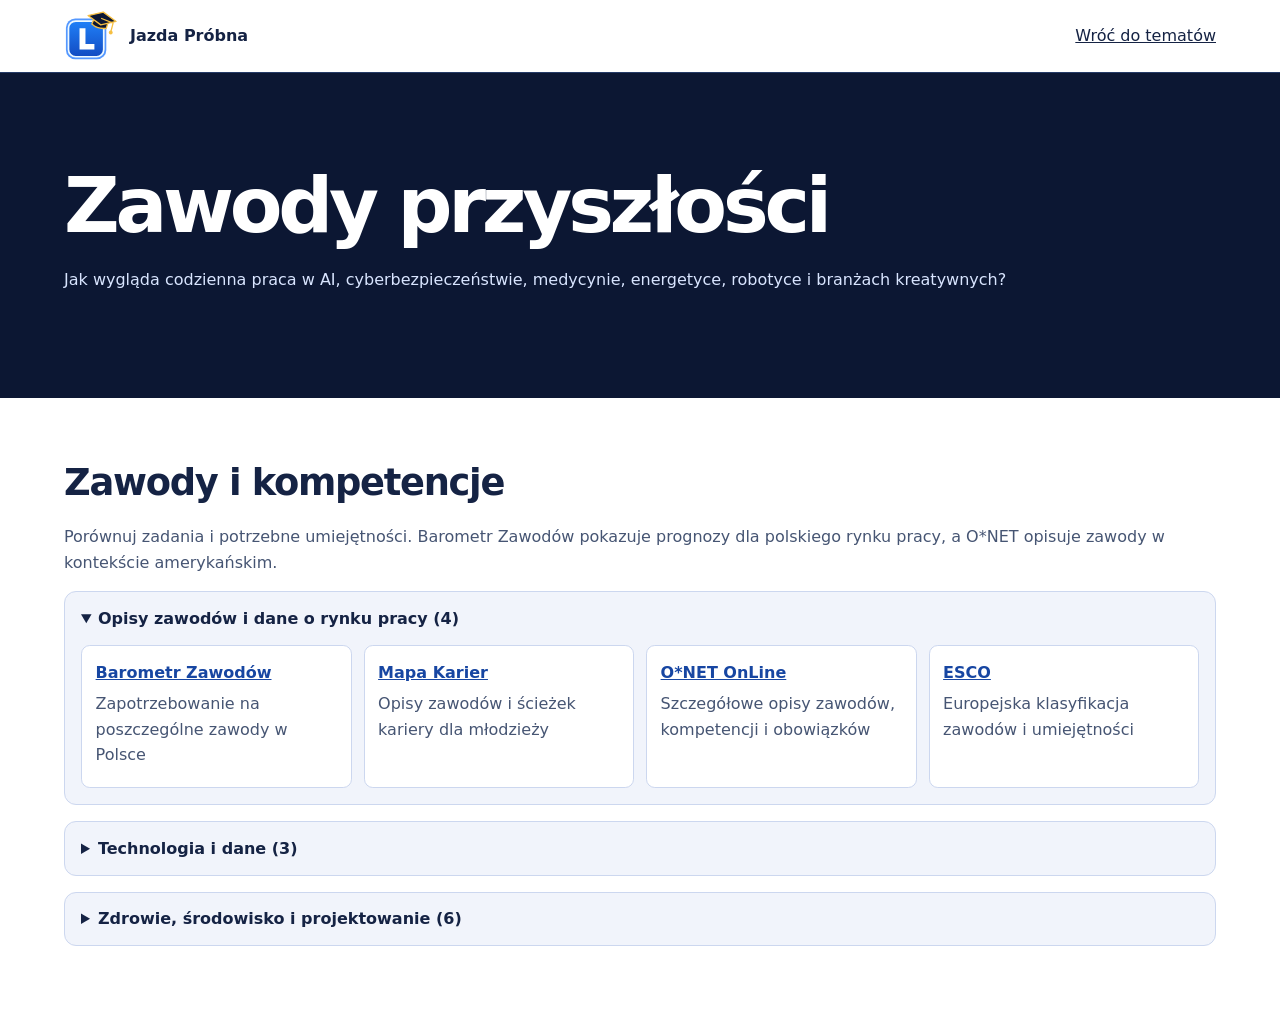
<file: zawody-przyszlosci.html>
<!doctype html>
<html lang="pl">
<head>
  <meta charset="utf-8">
  <meta name="viewport" content="width=device-width, initial-scale=1">
  <meta name="description" content="Jak wygląda codzienna praca w AI, cyberbezpieczeństwie, medycynie, energetyce, robotyce i branżach kreatywnych?">
  <title>Zawody przyszłości | Jazda Próbna</title>
  <link rel="icon" href="logo-przezroczyste.svg" type="image/svg+xml">
  <link rel="stylesheet" href="style.css?v=6">
</head>
<body>
  <header class="detail-header">
    <div class="container detail-nav">
      <a class="detail-brand" href="./">
        <img src="logo-przezroczyste.svg" alt="" width="54" height="51"> Jazda Próbna
      </a>
      <a href="./#tematy">Wróć do tematów</a>
    </div>
  </header>
  <main>
    <section class="detail-band" aria-labelledby="detail-title">
      <div class="container">
        <h1 id="detail-title">Zawody przyszłości</h1>
        <p>Jak wygląda codzienna praca w AI, cyberbezpieczeństwie, medycynie, energetyce, robotyce i branżach kreatywnych?</p>
      </div>
    </section>
    <section class="container resource-section" aria-labelledby="resource-title">
      <h2 id="resource-title">Zawody i kompetencje</h2>
      <p>Porównuj zadania i potrzebne umiejętności. Barometr Zawodów pokazuje prognozy dla polskiego rynku pracy, a O*NET opisuje zawody w kontekście amerykańskim.</p>
      <details class="resource-group" open>
        <summary>Opisy zawodów i dane o rynku pracy (4)</summary>
        <ul class="resource-grid">
          <li>
            <a href="https://barometrzawodow.pl/">Barometr Zawodów</a>
            <p>Zapotrzebowanie na poszczególne zawody w Polsce</p>
          </li>
          <li>
            <a href="https://mapakarier.org/">Mapa Karier</a>
            <p>Opisy zawodów i ścieżek kariery dla młodzieży</p>
          </li>
          <li>
            <a href="https://www.onetonline.org/">O*NET OnLine</a>
            <p>Szczegółowe opisy zawodów, kompetencji i obowiązków</p>
          </li>
          <li>
            <a href="https://esco.ec.europa.eu/">ESCO</a>
            <p>Europejska klasyfikacja zawodów i umiejętności</p>
          </li>
        </ul>
      </details>
      <details class="resource-group">
        <summary>Technologia i dane (3)</summary>
        <ul class="resource-grid">
          <li>
            <a href="https://skillsbuild.org/">IBM SkillsBuild</a>
            <p>AI, analiza danych, cyberbezpieczeństwo, kompetencje zawodowe</p>
            <small>PL/EN · Wybrane kursy z bezpłatnym potwierdzeniem</small>
          </li>
          <li>
            <a href="https://www.kaggle.com/learn">Kaggle Learn</a>
            <p>Python, data science, machine learning</p>
            <small>EN · Wybrane kursy z bezpłatnym potwierdzeniem</small>
          </li>
          <li>
            <a href="https://www.elementsofai.com/">Elements of AI</a>
            <p>Podstawy sztucznej inteligencji</p>
            <small>PL/EN · Wybrane kursy z bezpłatnym potwierdzeniem</small>
          </li>
        </ul>
      </details>
      <details class="resource-group">
        <summary>Zdrowie, środowisko i projektowanie (6)</summary>
        <ul class="resource-grid">
          <li>
            <a href="https://academy.who.int/">WHO Academy</a>
            <p>Zdrowie publiczne, medycyna, epidemiologia</p>
            <small>EN · Wybrane kursy z bezpłatnym potwierdzeniem</small>
          </li>
          <li>
            <a href="https://www.biointeractive.org/">HHMI BioInteractive</a>
            <p>Biologia, genetyka, ewolucja, ekologia</p>
            <small>EN · Bezpłatne materiały; certyfikat zależy od kursu</small>
          </li>
          <li>
            <a href="https://www.unsdglearn.org/">UN SDG:Learn</a>
            <p>Cele zrównoważonego rozwoju</p>
            <small>EN · Wybrane kursy z bezpłatnym potwierdzeniem</small>
          </li>
          <li>
            <a href="https://appliedsciences.nasa.gov/what-we-do/capacity-building/arset">NASA ARSET</a>
            <p>Obserwacje Ziemi, satelity, klimat</p>
            <small>EN · Wybrane kursy z bezpłatnym potwierdzeniem</small>
          </li>
          <li>
            <a href="https://www.canva.com/design-school/">Canva Design School</a>
            <p>Grafika, projektowanie, komunikacja wizualna</p>
            <small>EN · Wybrane kursy z bezpłatnym potwierdzeniem</small>
          </li>
          <li>
            <a href="https://www.autodesk.com/learn">Autodesk Learning</a>
            <p>CAD, modelowanie 3D, architektura</p>
            <small>EN · Bezpłatne materiały; certyfikat zależy od kursu</small>
          </li>
        </ul>
      </details>
    </section>
  </main>
</body>
</html>
</file>
<file: style.css>
:root {
  color-scheme: light;
  --background: #fff;
  --surface: #f1f4fb;
  --navy: #0c1733;
  --text: #152344;
  --muted: #465573;
  --border: #253b67;
  --accent: #0c1733;
  --on-accent: #fff;
}

* { box-sizing: border-box; }

body {
  margin: 0;
  background: var(--background);
  color: var(--text);
  font: 1rem/1.6 system-ui, sans-serif;
}

.container {
  width: min(72rem, calc(100% - 2rem));
  margin-inline: auto;
}

.site-header {
  background: var(--navy);
  color: #fff;
  border-bottom: 1px solid #35486d;
}

.header-inner {
  padding-block: 0.65rem;
}

.brand {
  --logo-width: clamp(11rem, 22vw, 15rem);
  display: grid;
  grid-template-columns: var(--logo-width) minmax(0, 1fr) var(--logo-width);
  align-items: center;
  gap: 0.7rem;
  color: inherit;
  font-size: clamp(2.1rem, 4.5vw, 3rem);
  font-weight: 750;
  line-height: 1.15;
  text-align: center;
  text-transform: uppercase;
}

.brand-name {
  color: inherit;
  text-decoration: none;
}

.brand img {
  width: var(--logo-width);
  height: auto;
}

@media (max-width: 52rem) {
  .brand {
    --logo-width: clamp(3.5rem, 21vw, 11rem);
    font-size: clamp(1.5rem, 4.5vw, 2.35rem);
  }
}

.action {
  border: 1px solid;
  border-radius: 0.55rem;
  padding: 0.55rem 0.9rem;
  font: inherit;
  font-weight: 650;
}

.hero {
  padding-block: clamp(3rem, 8vw, 6.5rem);
  border-bottom: 1px solid var(--border);
  text-align: center;
}

h1,
h2,
h3 {
  margin: 0;
  line-height: 1.15;
}

.brand-tagline {
  margin: 0.4rem 0 0;
  font-size: clamp(0.85rem, 2.6vw, 1.75rem);
  letter-spacing: -0.025em;
}

.hero h1 {
  font-size: clamp(2rem, 5vw, 3.5rem);
  letter-spacing: -0.04em;
}

.hero p {
  max-width: 66rem;
  margin-block: 1rem 1.65rem;
  margin-inline: auto;
  color: var(--muted);
  font-size: clamp(1.05rem, 1.8vw, 1.2rem);
}

.action {
  display: inline-flex;
  align-items: center;
  gap: 0.7rem;
  border-color: var(--accent);
  background: var(--accent);
  color: var(--on-accent);
  text-decoration: none;
}

.action:hover { text-decoration: underline; }

:focus-visible {
  outline: 3px solid var(--accent);
  outline-offset: 4px;
}

.site-header :focus-visible { outline-color: #f6bf42; }

.topics {
  padding-block: clamp(2rem, 5vw, 4rem);
}

h2 {
  margin-bottom: 1.25rem;
  font-size: clamp(1.6rem, 4vw, 2.3rem);
  letter-spacing: -0.035em;
}

.topic-grid {
  display: grid;
  grid-template-columns: repeat(auto-fit, minmax(min(100%, 20rem), 1fr));
  gap: 1rem;
  margin: 0;
  padding: 0;
  list-style: none;
}

.topic {
  --icon-size: 4rem;
  display: grid;
  grid-template-columns: var(--icon-size) minmax(0, 1fr) var(--icon-size);
  align-items: center;
  align-content: start;
  column-gap: 0.375rem;
  border: 3px solid var(--border);
  border-radius: 0.85rem;
  padding: 1.25rem;
}

.icon {
  display: grid;
  grid-area: 1 / 3;
  place-items: center;
  width: var(--icon-size);
  height: var(--icon-size);
  border-radius: 0.65rem;
  background: var(--surface);
  font-size: 2rem;
}

.topic h3 {
  grid-area: 1 / 2;
  font-size: 1.125em;
  text-align: center;
  overflow-wrap: anywhere;
}


@media (max-width: 24rem) {
  .topic { padding-inline: 0.75rem; }
}

.topic p {
  grid-column: 1 / -1;
  margin: 0.6rem 0 0;
  color: var(--muted);
}

.topic p strong {
  color: var(--navy);
}

.topic-linked { position: relative; }

.topic-linked h3 a { color: inherit; }

.topic-linked h3 a::after {
  position: absolute;
  inset: 0;
  content: "";
}

.detail-header {
  border-bottom: 1px solid var(--border);
  background: var(--background);
}

.detail-nav,
.detail-brand {
  display: flex;
  align-items: center;
  gap: 0.75rem;
}

.detail-nav {
  flex-wrap: wrap;
  padding-block: 0.65rem;
}

.detail-nav a { color: var(--text); }

.detail-brand {
  margin-inline-end: auto;
  font-weight: 750;
  text-decoration: none;
}

.detail-brand img { border-radius: 0.5rem; }

.detail-band {
  padding-block: clamp(2.75rem, 7vw, 6rem);
  background: var(--navy);
  color: #fff;
}

.detail-layout {
  display: grid;
  grid-template-columns: 1.2fr 1fr;
  align-items: center;
  gap: clamp(2rem, 7vw, 6rem);
}

.detail-band h1 {
  font-size: clamp(2.35rem, 6vw, 5rem);
  letter-spacing: -0.055em;
}

.detail-band p { color: #d9e5ff; }

.detail-band .action {
  border-color: #f6bf42;
  background: #f6bf42;
  color: var(--navy);
}

.detail-band .action:focus-visible { outline-color: #f6bf42; }

.app-preview {
  width: min(100%, 25rem);
  margin: 0 auto;
  padding: 0.45rem;
  border-radius: 1rem;
  background: #f1f4fb;
}

.app-preview img {
  display: block;
  width: 100%;
  height: auto;
  border-radius: 0.65rem;
}

.app-preview figcaption {
  color: #465573;
  text-align: center;
  font-size: 0.85rem;
}

.detail-copy {
  max-width: 49rem;
  padding-block: clamp(2.5rem, 6vw, 5rem);
}

.detail-copy p { color: var(--muted); }

@media (max-width: 48rem) {
  .detail-layout { grid-template-columns: 1fr; }
}

.resource-section {
  padding-block: clamp(2rem, 5vw, 4rem);
}

.resource-section > p,
.resource-grid p,
.resource-grid small {
  color: var(--muted);
}

.resource-group {
  margin-top: 1rem;
  border: 1px solid #ccd7ef;
  border-radius: 0.75rem;
  background: var(--surface);
}

.resource-group summary {
  padding: 0.85rem 1rem;
  cursor: pointer;
  font-weight: 700;
}

.resource-grid {
  display: grid;
  grid-template-columns: repeat(auto-fit, minmax(min(100%, 15rem), 1fr));
  gap: 0.75rem;
  margin: 0;
  padding: 0 1rem 1rem;
  list-style: none;
}

.resource-grid li {
  padding: 0.85rem;
  border: 1px solid #ccd7ef;
  border-radius: 0.55rem;
  background: var(--background);
}

.resource-grid a {
  color: #1746a2;
  font-weight: 700;
  overflow-wrap: anywhere;
}

.resource-grid p { margin: 0.35rem 0; }
</file>
<file: rankingi.css>
.ranking-intro { max-width: 62rem; }
.ranking-intro .ranking-actions { margin-top: 1.5rem; }

.ranking-actions {
  display: flex;
  flex-wrap: wrap;
  gap: 0.75rem;
}

.ranking-content { padding-block: 3rem; }
.ranking-content section + section { margin-top: 3rem; }
.ranking-content a:not(.action) { color: #1746a2; }
.ranking-content button { cursor: pointer; }

.ranking-panel {
  padding: clamp(1rem, 3vw, 1.5rem);
  border: 1px solid #ccd7ef;
  border-radius: 0.9rem;
  background: var(--surface);
}

.ranking-controls,
.ranking-grid {
  display: grid;
  grid-template-columns: repeat(auto-fit, minmax(min(100%, 14rem), 1fr));
  gap: 1rem;
}

.ranking-grid { margin-block: 1rem; }
.ranking-controls label { min-width: 0; }
.ranking-controls :is(select, input:not([type="checkbox"])),
#world-source {
  display: block;
  width: 100%;
  max-width: 100%;
  margin-top: 0.25rem;
  font: inherit;
  accent-color: #2563eb;
}

.ranking-card {
  padding: 1rem;
  border: 1px solid #ccd7ef;
  border-radius: 0.85rem;
}

.ranking-card button { font: inherit; }
.ranking-card details { margin-block: 0.65rem; }
.ranking-card summary,
#ranking-faq summary { cursor: pointer; }
#ranking-faq details { padding-block: 0.6rem; border-bottom: 1px solid #ccd7ef; }

.quiz-title { margin-block: 1.5rem 0.7rem; }
#quiz-questions fieldset { min-width: 0; margin-bottom: 0.9rem; border: 1px solid #ccd7ef; }
#quiz-questions label { display: inline-block; margin-right: 1rem; }
.quiz-feedback:empty { display: none; }
</file>
